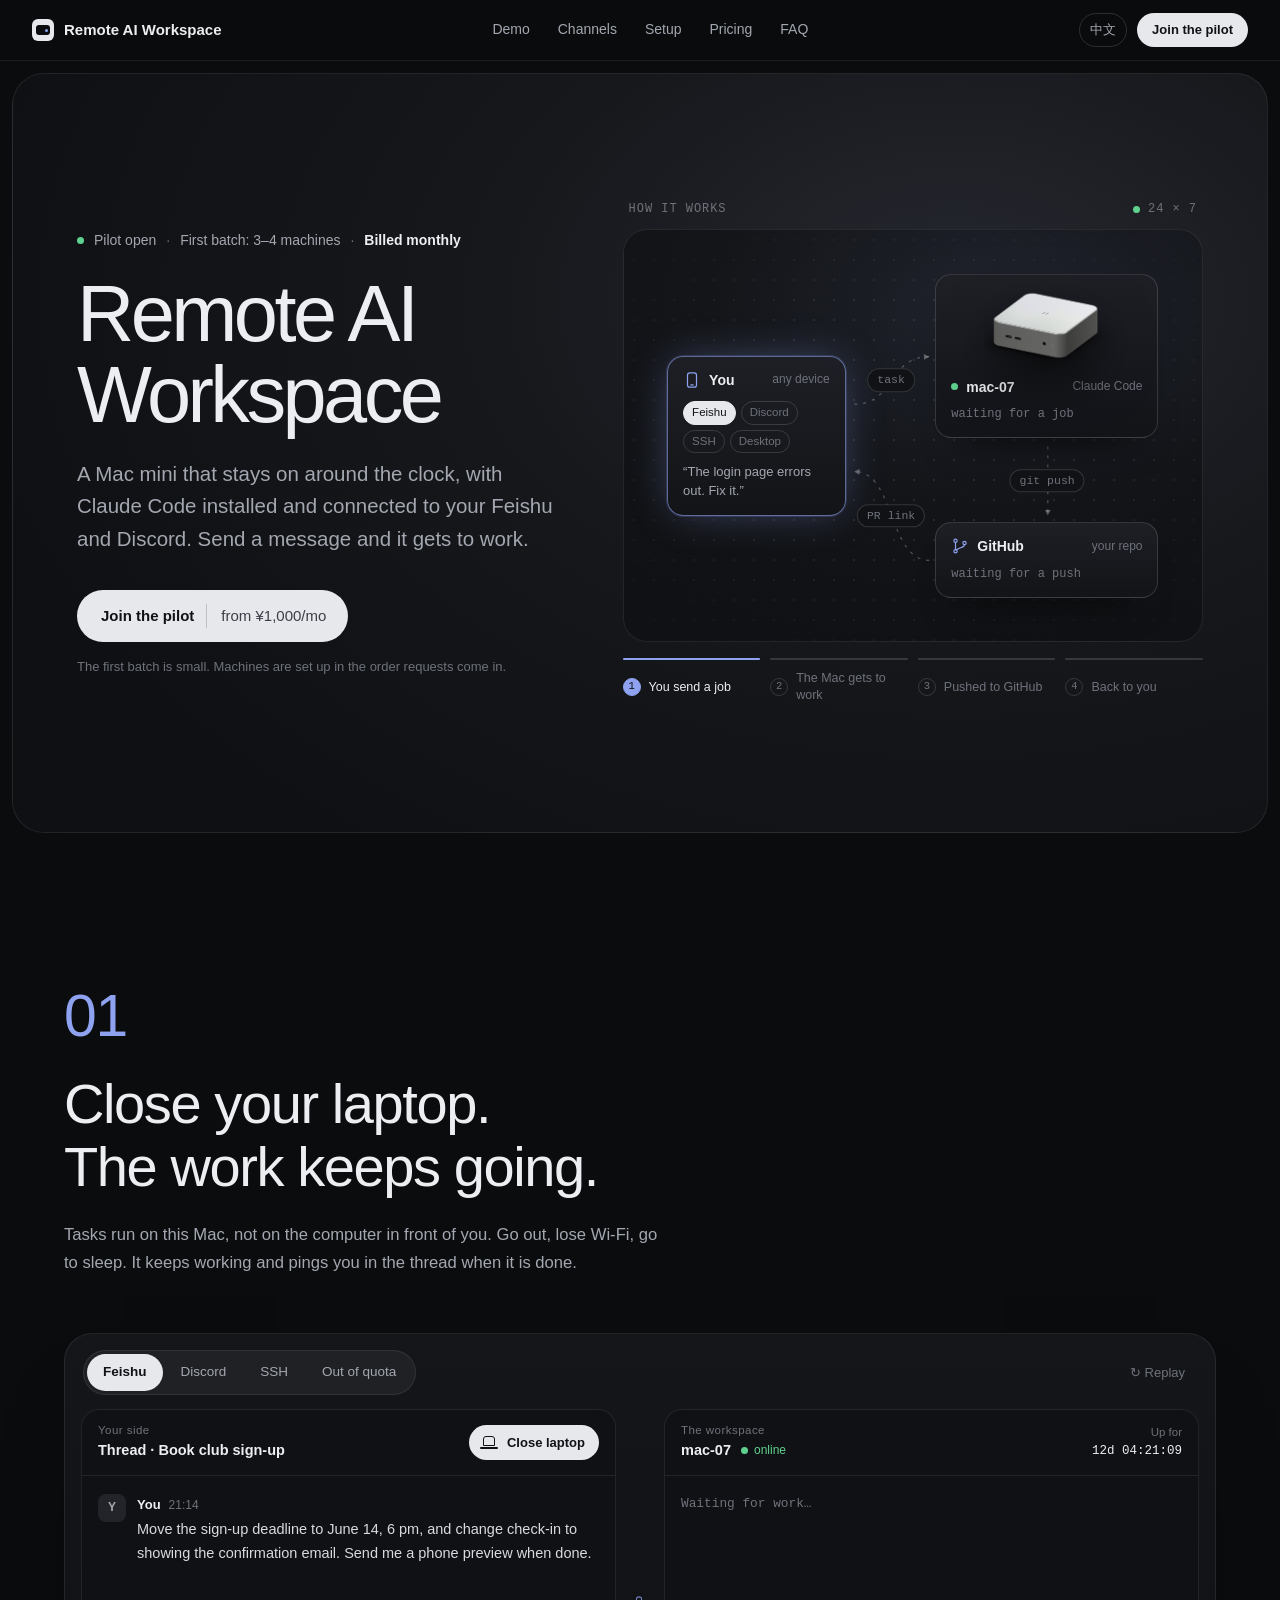
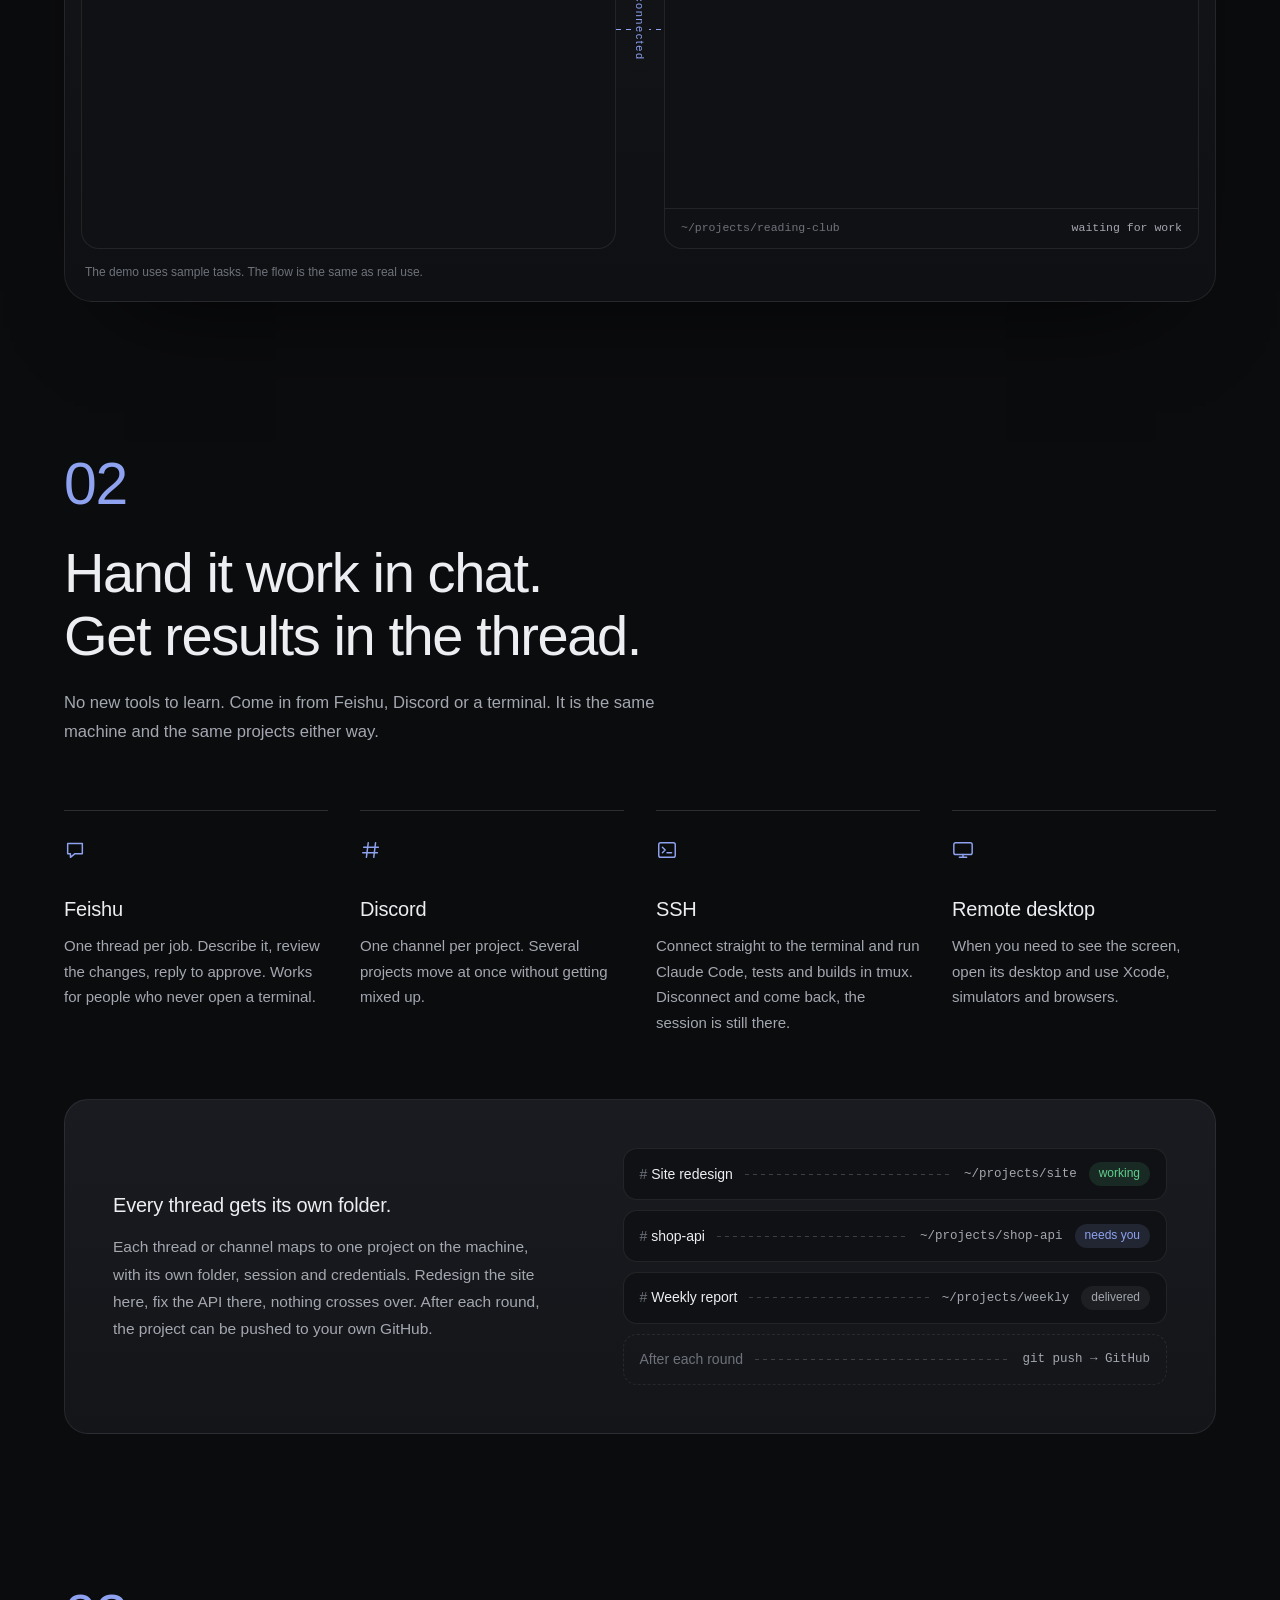
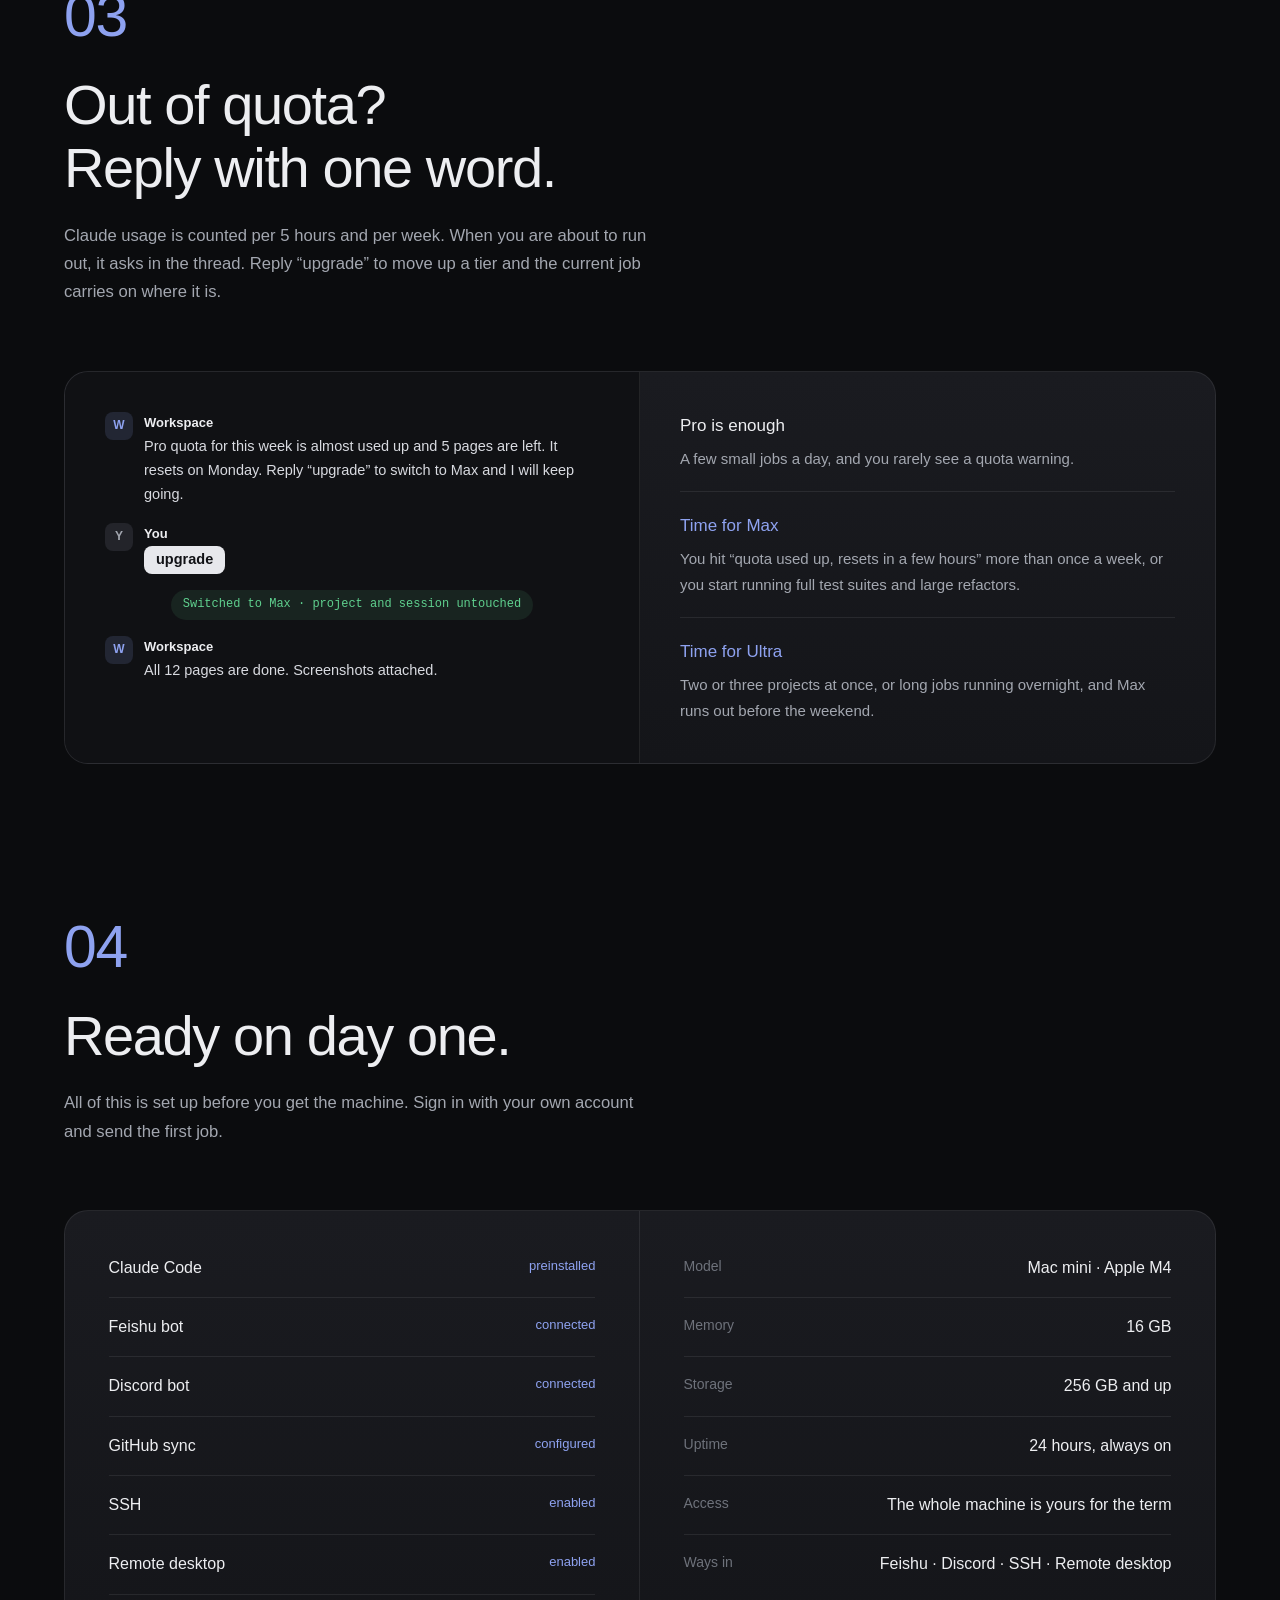
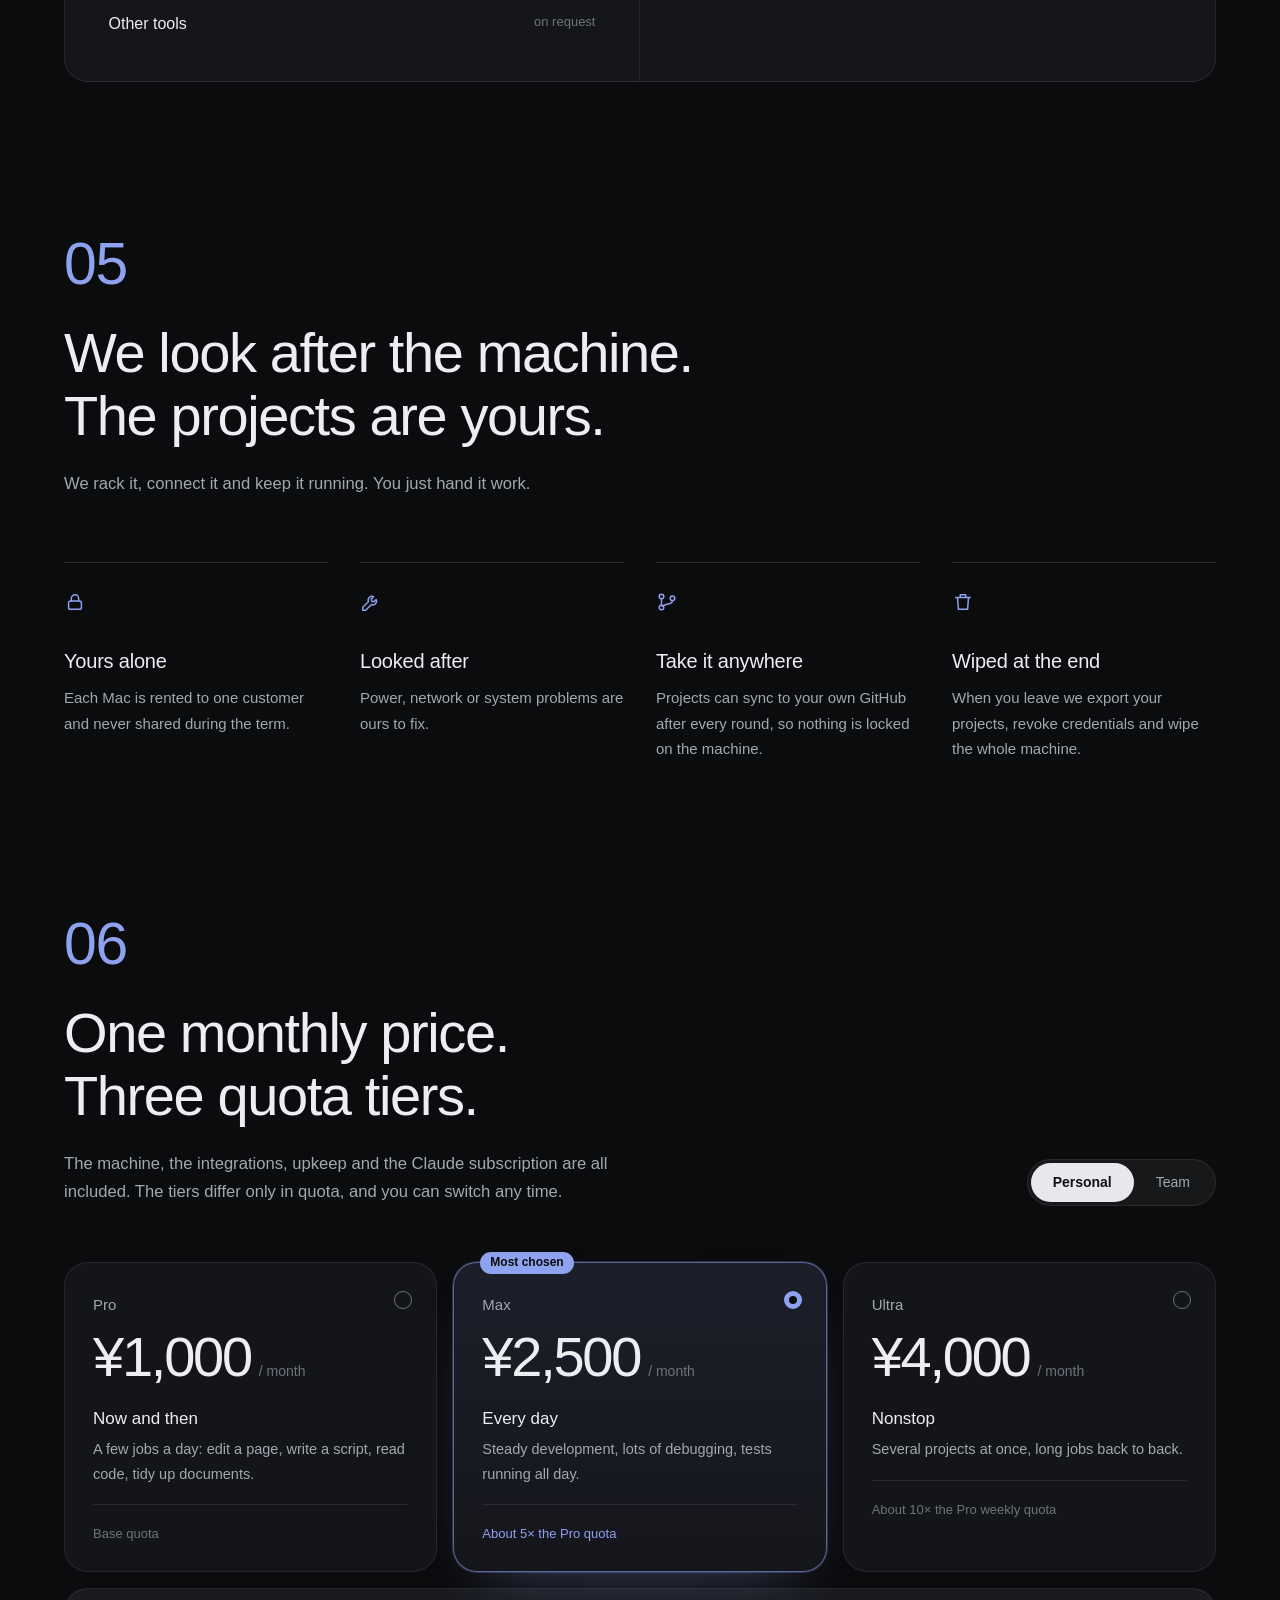
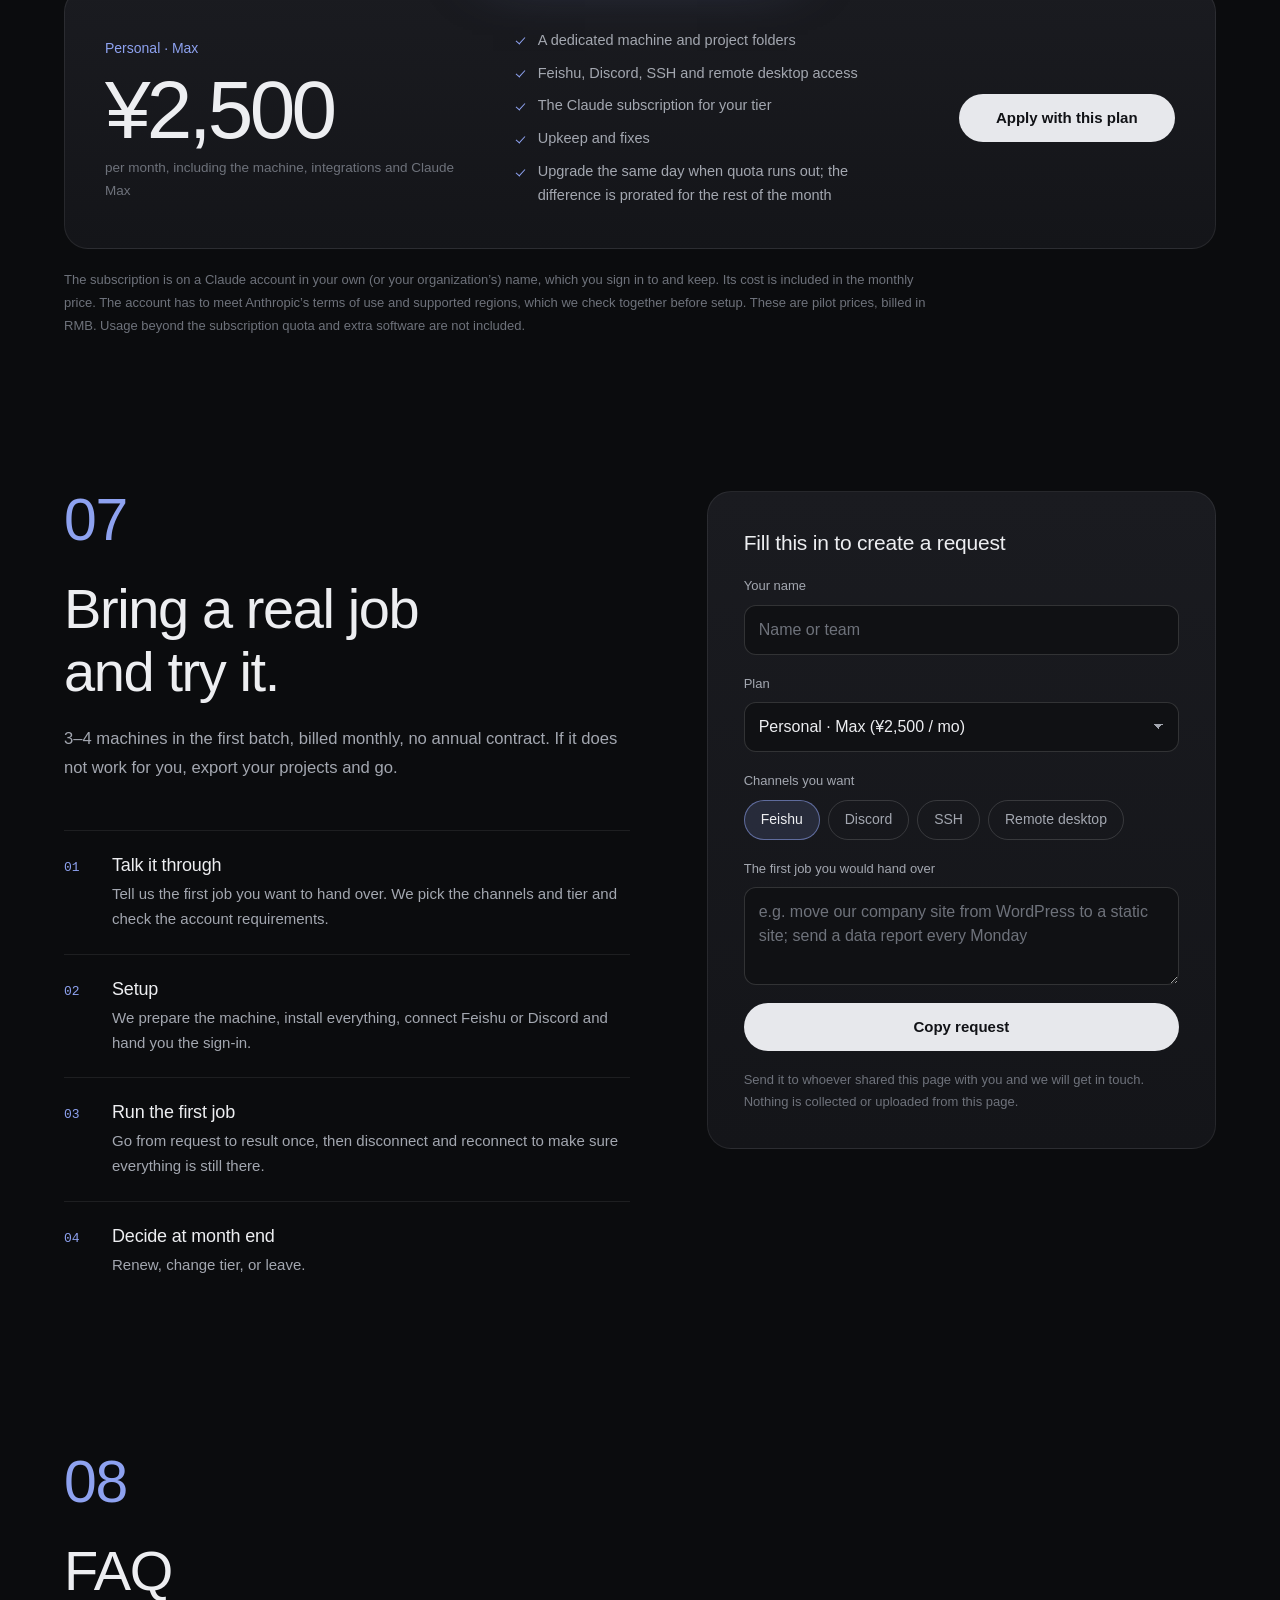
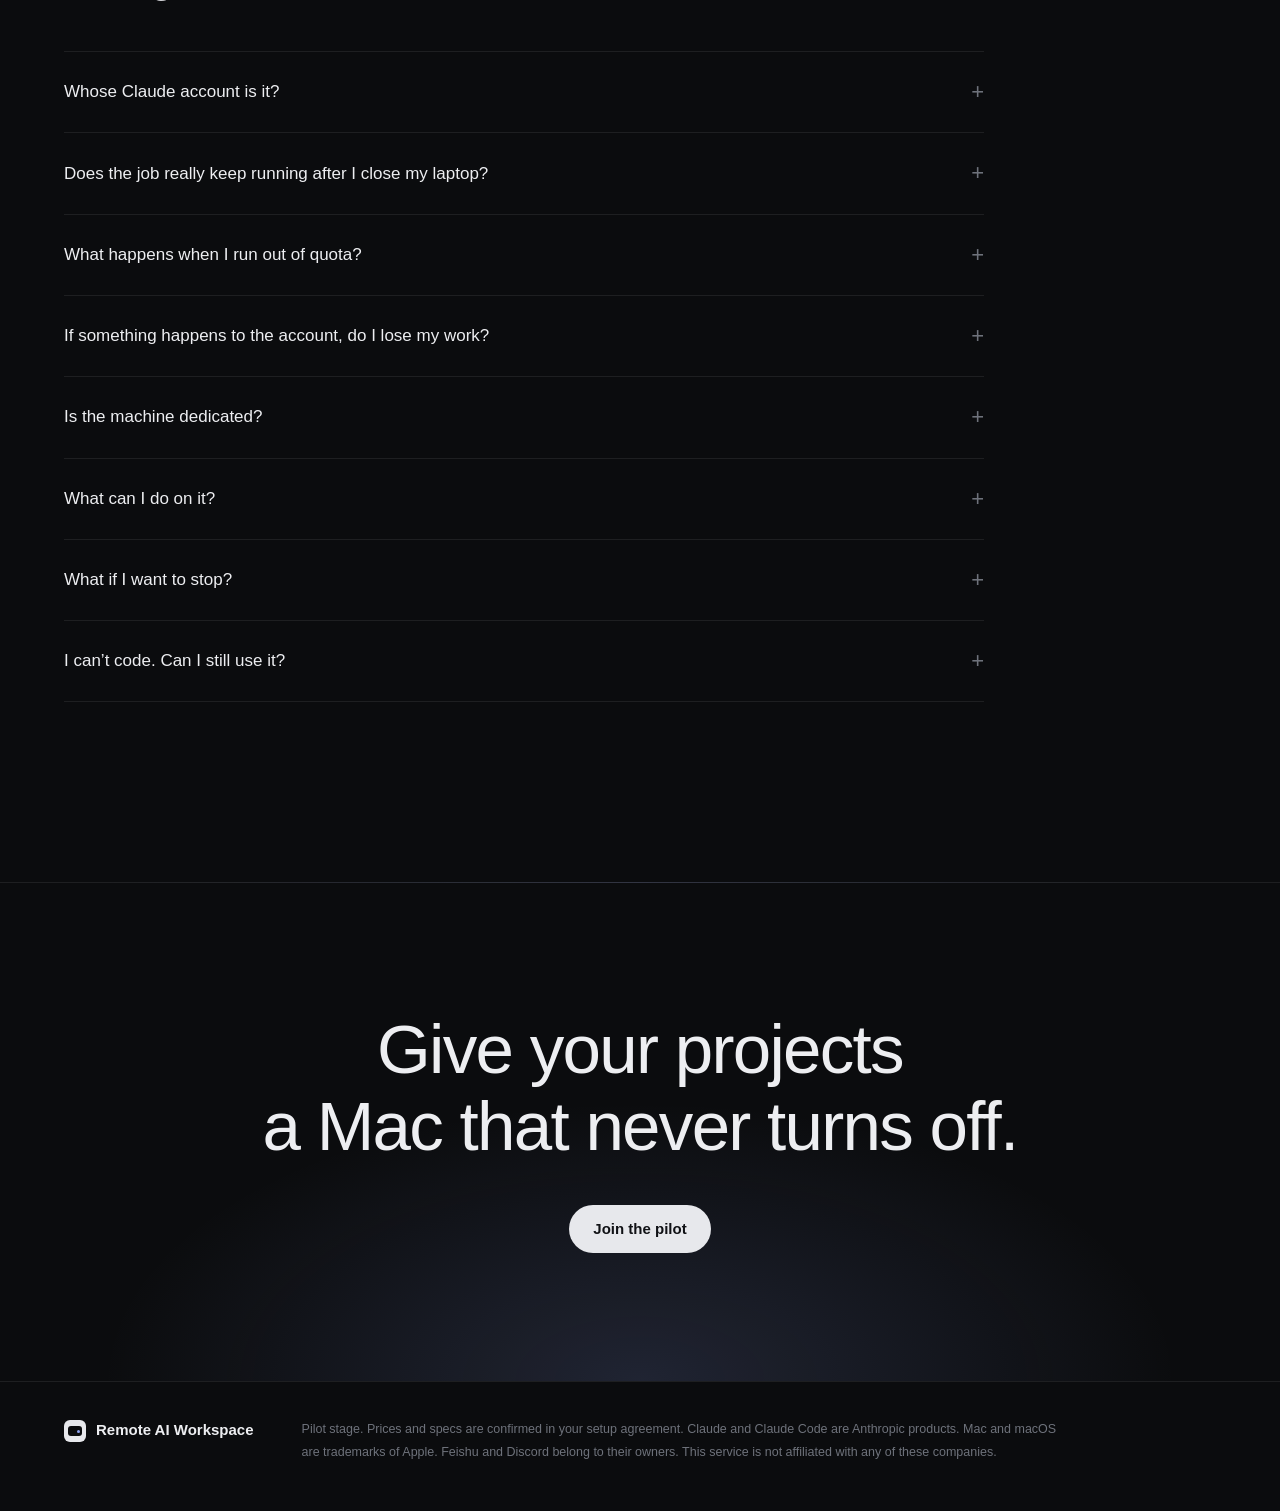
<file: index.html>
<!doctype html>
<html lang="zh-CN">
<head>
<meta charset="utf-8">
<meta name="viewport" content="width=device-width, initial-scale=1">
<meta name="theme-color" content="#0B0C0E">
<meta name="description" content="一台 24 小时开着的 Mac mini，装好 Claude Code，接进你的飞书和 Discord。发条消息，它就开工。按月付，试点招募中。">
<meta property="og:title" content="远程 AI 工作台">
<meta property="og:description" content="一台 24 小时开着的 Mac mini，装好 Claude Code，接进你的飞书和 Discord。发条消息，它就开工。">
<meta property="og:type" content="website">
<title>远程 AI 工作台</title>
<link rel="icon" href="data:image/svg+xml,%3Csvg xmlns='http://www.w3.org/2000/svg' viewBox='0 0 32 32'%3E%3Crect width='32' height='32' rx='8' fill='%23EDEEF1'/%3E%3Crect x='8' y='11' width='16' height='10' rx='3' fill='%230B0C0E'/%3E%3Ccircle cx='21' cy='16' r='1.6' fill='%238EA2F0'/%3E%3C/svg%3E">
<script>
  (function () {
    var q = /[?&]lang=(zh|en)/.exec(location.search), saved = null;
    try { saved = localStorage.getItem('lang'); } catch (e) {}
    var nav = (navigator.languages && navigator.languages[0]) || navigator.language || 'zh';
    var lang = q ? q[1] : saved || (/^zh/i.test(nav) ? 'zh' : 'en');
    window.__lang = lang;
    if (lang === 'en') {
      document.documentElement.lang = 'en';
      document.documentElement.classList.add('i18n-pending');
      setTimeout(function () { document.documentElement.classList.remove('i18n-pending'); }, 2000);
    }
  })();
</script>
<link rel="stylesheet" href="style.css?v=4">
<script defer src="i18n.js?v=4"></script>
<script defer src="app.js?v=4"></script>
<script defer src="flow.js?v=4"></script>
</head>
<body>
<a class="skip" href="#demo" data-i18n="skip">跳到演示</a>

<header class="top">
  <div class="top-in">
    <a class="brand" href="#top"><span class="brand-mark" aria-hidden="true"><i></i></span><span data-i18n="brand">远程 AI 工作台</span></a>
    <nav class="top-nav" data-i18n-attr="aria-label:navLabel" aria-label="页面导航">
      <a href="#demo" data-i18n="nav1">演示</a>
      <a href="#entry" data-i18n="nav2">入口</a>
      <a href="#kit" data-i18n="nav3">配置</a>
      <a href="#pricing" data-i18n="nav4">月费</a>
      <a href="#faq" data-i18n="nav5">问答</a>
    </nav>
    <div class="top-act">
      <button class="lang" type="button" id="lang-btn" data-i18n="langBtn" data-i18n-attr="aria-label:langLabel" aria-label="Switch to English">EN</button>
      <a class="pill pill-light pill-sm" href="#pilot" data-i18n="ctaTop">申请试点</a>
    </div>
  </div>
</header>

<main id="top">

<section class="hero">
  <div class="hero-in">
    <div class="hero-copy">
      <p class="meta"><span class="dot" aria-hidden="true"></span><span data-i18n="heroMeta1">试点招募中</span><i>·</i><span data-i18n="heroMeta2">首批 3–4 台</span><i>·</i><b data-i18n="heroMeta3">按月付</b></p>
      <h1 data-i18n="heroTitle">远程 AI 工作台</h1>
      <p class="hero-sub" data-i18n="heroSub">一台 24 小时开着的 Mac mini，装好了 Claude Code，接进你的飞书和 Discord。你发条消息，它就开工。</p>
      <a class="pill pill-light pill-split" href="#pilot"><span data-i18n="heroCta">申请试点</span><span class="pill-price" data-i18n="heroPrice">¥1,000/月起</span></a>
      <p class="hero-note" data-i18n="heroNote">首批名额有限，按申请先后开通。</p>
    </div>
    <figure class="hero-visual flow-wrap">
      <figcaption class="flow-cap"><span data-i18n="flowCap">工作原理</span><span class="flow-cap-r"><span class="dot" aria-hidden="true"></span>24 × 7</span></figcaption>
      <div class="flow" id="flow" role="img" data-i18n-attr="aria-label:flowLabel" aria-label="工作原理：你从飞书、Discord、SSH 或远程桌面派活，专属 Mac 上的 Claude Code 开工，结果推到你的 GitHub 仓库，再把链接发回给你。">
        <svg class="flow-svg" id="flow-svg" aria-hidden="true"></svg>
        <div class="fnode fn-you" data-node="you" aria-hidden="true">
          <div class="fn-head">
            <svg class="fn-ic" viewBox="0 0 24 24"><rect x="6" y="2.5" width="12" height="19" rx="3"/><path d="M10.5 18.5h3"/></svg>
            <b data-i18n="fnYou">你</b><small data-i18n="fnYouSub">手机或电脑</small>
          </div>
          <div class="fn-chips"><span data-entry="feishu" class="on" data-i18n="feishu">飞书</span><span data-entry="discord">Discord</span><span data-entry="ssh">SSH</span><span data-entry="desktop" data-i18n="fnDesk">远程桌面</span></div>
          <p class="fn-line" id="fn-you">「登录页报错，修一下」</p>
        </div>
        <div class="fnode fn-mac" data-node="mac" aria-hidden="true">
          <img class="fn-device" src="device.webp" width="1040" height="735" alt="">
          <div class="fn-body">
            <div class="fn-head"><span class="dot"></span><b>mac-07</b><small>Claude Code</small></div>
            <p class="fn-line mono" id="fn-mac">测试 24/24 通过 ✓</p>
          </div>
        </div>
        <div class="fnode fn-git" data-node="git" aria-hidden="true">
          <div class="fn-head">
            <svg class="fn-ic" viewBox="0 0 24 24"><circle cx="6" cy="5" r="2.2"/><circle cx="6" cy="19" r="2.2"/><circle cx="18" cy="8" r="2.2"/><path d="M6 7.2v9.6M18 10.2c0 4-6 3.5-11 7"/></svg>
            <b>GitHub</b><small data-i18n="fnGitSub">你的仓库</small>
          </div>
          <p class="fn-line mono" id="fn-git">PR #42 已开</p>
        </div>
        <span class="flow-tag" data-edge="0" aria-hidden="true" data-i18n="ftSend">派活</span>
        <span class="flow-tag" data-edge="1" aria-hidden="true">git push</span>
        <span class="flow-tag" data-edge="2" aria-hidden="true" data-i18n="ftBack">PR 链接</span>
      </div>
      <ol class="flow-steps" aria-hidden="true">
        <li data-step="0"><i>1</i><span data-i18n="fs1">你派活</span></li>
        <li data-step="1"><i>2</i><span data-i18n="fs2">Mac 上开工</span></li>
        <li data-step="2"><i>3</i><span data-i18n="fs3">推到 GitHub</span></li>
        <li data-step="3"><i>4</i><span data-i18n="fs4">回到你手上</span></li>
      </ol>
    </figure>
  </div>
</section>

<!-- 01 演示 -->
<section class="sec" id="demo">
  <div class="sec-in">
    <p class="num">01</p>
    <h2 data-i18n="s1Title">合上电脑，<br>活接着干。</h2>
    <p class="sec-sub" data-i18n="s1Sub">任务跑在这台 Mac 上，不在你手边的电脑上。你出门、断网、睡觉，它都在继续，做完在话题里叫你。</p>

    <div class="stage" data-i18n-attr="aria-label:stageLabel" aria-label="工作台演示">
      <div class="stage-bar">
        <div class="tabs" role="tablist" data-i18n-attr="aria-label:tabsLabel" aria-label="选择场景">
          <button role="tab" type="button" data-scene="feishu" aria-selected="true" data-i18n="feishu">飞书</button>
          <button role="tab" type="button" data-scene="discord" aria-selected="false">Discord</button>
          <button role="tab" type="button" data-scene="ssh" aria-selected="false">SSH</button>
          <button role="tab" type="button" data-scene="upgrade" aria-selected="false" data-i18n="tabUpgrade">额度用满</button>
        </div>
        <button class="replay" type="button" id="replay"><span aria-hidden="true">↻</span> <span data-i18n="replay">重播</span></button>
      </div>
      <div class="stage-body">
        <div class="pane pane-you" id="pane-you">
          <div class="pane-head">
            <div class="pane-title"><small data-i18n="yourSide">你这边</small><b id="you-title"></b></div>
            <button class="lid" type="button" id="lid" aria-pressed="false"><span class="lid-icon" aria-hidden="true"><i></i></span><span id="lid-label"></span></button>
          </div>
          <div class="feed" id="feed" aria-live="polite"></div>
          <div class="closed" id="closed" aria-hidden="true">
            <div class="closed-laptop" aria-hidden="true"><i></i></div>
            <p class="closed-text" id="closed-text"></p>
            <div class="notify" id="notify" role="status"></div>
          </div>
        </div>
        <div class="wire" id="wire" aria-hidden="true"><span id="wire-text"></span></div>
        <div class="pane pane-box">
          <div class="pane-head">
            <div class="pane-title"><small data-i18n="boxSide">工作台那边</small><b>mac-07 <span class="online"><span class="dot"></span><span data-i18n="online">在线</span></span></b></div>
            <div class="uptime"><span data-i18n="uptime">已连续在线</span><b id="uptime"></b></div>
          </div>
          <div class="log" id="log" aria-live="polite"></div>
          <div class="pane-foot"><span id="cwd"></span><span id="box-state"></span></div>
        </div>
      </div>
      <p class="stage-note" data-i18n="stageNote">演示用的是示例任务，流程和实际使用一致。</p>
    </div>
  </div>
</section>

<!-- 02 入口 -->
<section class="sec" id="entry">
  <div class="sec-in">
    <p class="num">02</p>
    <h2 data-i18n="s2Title">在聊天里派活，<br>在话题里收货。</h2>
    <p class="sec-sub" data-i18n="s2Sub">不用学新工具。从飞书、Discord 进来，或者直接连终端，用的都是同一台机器、同一份项目。</p>

    <div class="cols cols-4">
      <div class="col">
        <svg class="ic" viewBox="0 0 24 24" aria-hidden="true"><path d="M20 5H4v11h3v4l5-4h8z"/></svg>
        <h3 data-i18n="feishu">飞书</h3>
        <p data-i18n="e1">一个话题跟一件事。说需求、看改动、回一句确认，不碰终端的人也能用。</p>
      </div>
      <div class="col">
        <svg class="ic" viewBox="0 0 24 24" aria-hidden="true"><path d="M9 4 7 20M17 4l-2 16M4 9h16M3 15h16"/></svg>
        <h3>Discord</h3>
        <p data-i18n="e2">一个频道对应一个项目，几条线同时推进，互不串台。</p>
      </div>
      <div class="col">
        <svg class="ic" viewBox="0 0 24 24" aria-hidden="true"><rect x="3" y="4" width="18" height="16" rx="2"/><path d="m7 9 3 3-3 3m5 0h5"/></svg>
        <h3>SSH</h3>
        <p data-i18n="e3">终端直连，开 tmux 跑 Claude Code、测试和构建。断开再连，会话还在。</p>
      </div>
      <div class="col">
        <svg class="ic" viewBox="0 0 24 24" aria-hidden="true"><rect x="2" y="4" width="20" height="13" rx="2"/><path d="M12 17v3m-4 0h8"/></svg>
        <h3 data-i18n="e4t">远程桌面</h3>
        <p data-i18n="e4">要看画面时打开它的桌面，用 Xcode、模拟器和浏览器。</p>
      </div>
    </div>

    <div class="panel map">
      <div class="map-copy">
        <h3 data-i18n="mapTitle">每个话题，一个独立目录。</h3>
        <p data-i18n="mapText">话题或频道和机器上的项目一一对应，各有自己的目录、会话和凭据。这边改官网，那边修接口，不会串。每轮做完，项目可以自动推到你自己的 GitHub。</p>
      </div>
      <div class="map-fig">
        <div class="map-row"><span class="chip" data-i18n="map1">官网改版</span><i></i><code>~/projects/site</code><em class="busy" data-i18n="mapBusy">进行中</em></div>
        <div class="map-row"><span class="chip">shop-api</span><i></i><code>~/projects/shop-api</code><em class="wait" data-i18n="mapWait">等你确认</em></div>
        <div class="map-row"><span class="chip" data-i18n="map3">数据周报</span><i></i><code>~/projects/weekly</code><em data-i18n="mapDone">已交付</em></div>
        <div class="map-row map-git"><span data-i18n="mapGit">每轮结束</span><i></i><code>git push → GitHub</code></div>
      </div>
    </div>
  </div>
</section>

<!-- 03 升档 -->
<section class="sec" id="quota">
  <div class="sec-in">
    <p class="num">03</p>
    <h2 data-i18n="s3Title">额度不够，<br>回一个字就行。</h2>
    <p class="sec-sub" data-i18n="s3Sub">Claude 的用量按 5 小时和每周计算。快用完时它会在话题里问你，回「升」就换到更高一档，手上的活原地接着跑。</p>

    <div class="panel quota">
      <div class="chat-mock" aria-hidden="true">
        <div class="cm-msg"><span class="cm-av" data-i18n="cmBotAv">台</span><div><b data-i18n="cmBot">工作台</b><p data-i18n="cmAsk">Pro 本周额度快用完了，还剩 5 页没改，等恢复要到周一。回「升」换到 Max，我接着改。</p></div></div>
        <div class="cm-msg cm-me"><span class="cm-av" data-i18n="cmYouAv">你</span><div><b data-i18n="cmYou">你</b><p data-i18n="cmUp">升</p></div></div>
        <div class="cm-sys" data-i18n="cmSys">已换到 Max · 项目和会话没动</div>
        <div class="cm-msg"><span class="cm-av" data-i18n="cmBotAv">台</span><div><b data-i18n="cmBot">工作台</b><p data-i18n="cmDone">12 页都改完了，截图在这。</p></div></div>
      </div>
      <ol class="signals">
        <li><span data-i18n="sig1t">Pro 够用</span><p data-i18n="sig1">一天派几件小事，很少看到额度提醒。</p></li>
        <li><span data-i18n="sig2t">该升 Max</span><p data-i18n="sig2">一周不止一次碰到「额度用完，几小时后恢复」，或者开始让它跑全量测试、做大改动。</p></li>
        <li><span data-i18n="sig3t">该升 Ultra</span><p data-i18n="sig3">两三个项目同时派活，或者夜里也在跑长任务，Max 的周额度撑不到周末。</p></li>
      </ol>
    </div>
  </div>
</section>

<!-- 04 配置 -->
<section class="sec" id="kit">
  <div class="sec-in">
    <p class="num">04</p>
    <h2 data-i18n="s4Title">到手就能开工。</h2>
    <p class="sec-sub" data-i18n="s4Sub">开通时这些都已经配好，你登录自己的账号，就能派第一件活。</p>

    <div class="panel kit">
      <ul class="ready">
        <li><span>Claude Code</span><em data-i18n="rdPre">预装</em></li>
        <li><span data-i18n="rdFeishu">飞书机器人</span><em data-i18n="rdOn">已接入</em></li>
        <li><span data-i18n="rdDiscord">Discord 机器人</span><em data-i18n="rdOn">已接入</em></li>
        <li><span data-i18n="rdGit">GitHub 同步</span><em data-i18n="rdSet">已配置</em></li>
        <li><span>SSH</span><em data-i18n="rdOpen">已开通</em></li>
        <li><span data-i18n="e4t">远程桌面</span><em data-i18n="rdOpen">已开通</em></li>
        <li><span data-i18n="rdOther">其他工具</span><em class="dim" data-i18n="rdAsk">按需安装</em></li>
      </ul>
      <dl class="specs">
        <div><dt data-i18n="spModel">机型</dt><dd>Mac mini · Apple M4</dd></div>
        <div><dt data-i18n="spMem">内存</dt><dd>16 GB</dd></div>
        <div><dt data-i18n="spDisk">存储</dt><dd data-i18n="spDiskV">256 GB 起</dd></div>
        <div><dt data-i18n="spOn">在线</dt><dd data-i18n="spOnV">24 小时，不关机</dd></div>
        <div><dt data-i18n="spOwn">归属</dt><dd data-i18n="spOwnV">租期内整台独享</dd></div>
        <div><dt data-i18n="spIn">入口</dt><dd data-i18n="spInV">飞书 · Discord · SSH · 远程桌面</dd></div>
      </dl>
    </div>
  </div>
</section>

<!-- 05 托管 -->
<section class="sec" id="care">
  <div class="sec-in">
    <p class="num">05</p>
    <h2 data-i18n="s5Title">机器我们管，<br>项目归你。</h2>
    <p class="sec-sub" data-i18n="s5Sub">我们负责主机的上架、联网和日常运维，你只管派活。</p>
    <div class="cols cols-4">
      <div class="col">
        <svg class="ic" viewBox="0 0 24 24" aria-hidden="true"><rect x="5" y="11" width="14" height="9" rx="2"/><path d="M8 11V8a4 4 0 0 1 8 0v3"/></svg>
        <h3 data-i18n="c1t">整台独享</h3>
        <p data-i18n="c1">一台 Mac 只租给一位客户，租期内不和别人共用。</p>
      </div>
      <div class="col">
        <svg class="ic" viewBox="0 0 24 24" aria-hidden="true"><path d="M14.7 6.3a4 4 0 0 0-5.4 5.2L3 17.8V21h3.2l6.3-6.3a4 4 0 0 0 5.2-5.4l-2.5 2.5-2.3-.6-.6-2.3z"/></svg>
        <h3 data-i18n="c2t">有人运维</h3>
        <p data-i18n="c2">电源、网络和系统环境出了问题，由我们处理。</p>
      </div>
      <div class="col">
        <svg class="ic" viewBox="0 0 24 24" aria-hidden="true"><circle cx="6" cy="6" r="2.5"/><circle cx="6" cy="18" r="2.5"/><circle cx="18" cy="8" r="2.5"/><path d="M6 8.5v7M18 10.5c0 4-6 3-11 6"/></svg>
        <h3 data-i18n="c3t">随时带走</h3>
        <p data-i18n="c3">项目可以每轮同步到你自己的 GitHub，不锁在机器上。</p>
      </div>
      <div class="col">
        <svg class="ic" viewBox="0 0 24 24" aria-hidden="true"><path d="M4 7h16M9 7V4h6v3M6 7l1 13h10l1-13"/></svg>
        <h3 data-i18n="c4t">退租抹除</h3>
        <p data-i18n="c4">不续租时帮你导出项目、撤销凭据，再把整台机器抹干净。</p>
      </div>
    </div>
  </div>
</section>

<!-- 06 月费 -->
<section class="sec" id="pricing">
  <div class="sec-in">
    <p class="num">06</p>
    <div class="sec-head-row">
      <div>
        <h2 data-i18n="s6Title">一个月费，<br>三档额度。</h2>
        <p class="sec-sub" data-i18n="s6Sub">主机、接入、运维和 Claude 订阅都包含在月费里。三档只差在额度，随时可以换。</p>
      </div>
      <div class="switch" role="tablist" data-i18n-attr="aria-label:planLabel" aria-label="方案类型">
        <button role="tab" type="button" data-plan="personal" aria-selected="true" data-i18n="planPersonal">个人</button>
        <button role="tab" type="button" data-plan="team" aria-selected="false" data-i18n="planTeam">团队</button>
      </div>
    </div>

    <div class="plans" id="plans-personal">
      <label class="plan">
        <input type="radio" name="tier" value="pro">
        <span class="plan-name">Pro</span>
        <span class="plan-price"><b>¥1,000</b><small data-i18n="perMonth">/ 月</small></span>
        <span class="plan-fit" data-i18n="proFit">零散用</span>
        <span class="plan-desc" data-i18n="proDesc">每天派几件事：改页面、写脚本、读代码、整理资料。</span>
        <span class="plan-unit" data-i18n="proUnit">基准额度</span>
      </label>
      <label class="plan">
        <input type="radio" name="tier" value="max" checked>
        <span class="plan-flag" data-i18n="maxFlag">常选</span>
        <span class="plan-name">Max</span>
        <span class="plan-price"><b>¥2,500</b><small data-i18n="perMonth">/ 月</small></span>
        <span class="plan-fit" data-i18n="maxFit">每天都在用</span>
        <span class="plan-desc" data-i18n="maxDesc">持续开发、反复调试、整天跑测试。</span>
        <span class="plan-unit" data-i18n="maxUnit">额度约为 Pro 的 5 倍</span>
      </label>
      <label class="plan">
        <input type="radio" name="tier" value="ultra">
        <span class="plan-name">Ultra</span>
        <span class="plan-price"><b>¥4,000</b><small data-i18n="perMonth">/ 月</small></span>
        <span class="plan-fit" data-i18n="ultraFit">连轴转</span>
        <span class="plan-desc" data-i18n="ultraDesc">几个项目同时跑，长任务一个接一个。</span>
        <span class="plan-unit" data-i18n="ultraUnit">周额度约为 Pro 的 10 倍</span>
      </label>
    </div>

    <div class="plans plans-team" id="plans-team" hidden>
      <div class="seat">
        <div><span class="plan-name">Standard</span><span class="plan-price"><b>¥1,000</b><small data-i18n="perSeat">/ 人 / 月</small></span><span class="plan-desc" data-i18n="stdDesc">日常使用 Claude Code 的成员。</span></div>
        <div class="stepper"><button type="button" data-step="-1" data-for="standard" data-i18n-attr="aria-label:stdMinus" aria-label="减少一个 Standard 席位">−</button><input id="seat-standard" type="number" inputmode="numeric" min="0" max="150" value="2" data-i18n-attr="aria-label:stdCount" aria-label="Standard 席位数"><button type="button" data-step="1" data-for="standard" data-i18n-attr="aria-label:stdPlus" aria-label="增加一个 Standard 席位">+</button></div>
      </div>
      <div class="seat">
        <div><span class="plan-name">Premium</span><span class="plan-price"><b>¥2,500</b><small data-i18n="perSeat">/ 人 / 月</small></span><span class="plan-desc" data-i18n="preDesc">用得多、需要更高额度的成员。</span></div>
        <div class="stepper"><button type="button" data-step="-1" data-for="premium" data-i18n-attr="aria-label:preMinus" aria-label="减少一个 Premium 席位">−</button><input id="seat-premium" type="number" inputmode="numeric" min="0" max="150" value="1" data-i18n-attr="aria-label:preCount" aria-label="Premium 席位数"><button type="button" data-step="1" data-for="premium" data-i18n-attr="aria-label:prePlus" aria-label="增加一个 Premium 席位">+</button></div>
      </div>
      <p class="seat-note" data-i18n="seatNote">同一组织 2–150 人，两种席位可以混搭。机器只归你们一家，成员各用各的登录和目录。</p>
    </div>

    <div class="panel bill">
      <div class="bill-sum">
        <span id="bill-label"></span>
        <strong id="bill-total"></strong>
        <small id="bill-unit"></small>
        <p class="bill-error" id="bill-error" role="status"></p>
      </div>
      <ul class="bill-in">
        <li data-i18n="inc1">独享主机和项目目录</li>
        <li data-i18n="inc2">飞书、Discord、SSH、远程桌面接入</li>
        <li data-i18n="inc3">所选档位的 Claude 订阅</li>
        <li data-i18n="inc4">运维和故障处理</li>
        <li id="when-personal" data-i18n="inc5">额度用满可当天升档，差价按当月剩余天数折算</li>
      </ul>
      <a class="pill pill-light pill-block" href="#pilot" data-i18n="billCta">用这个方案申请</a>
    </div>
    <p class="fine" data-i18n="fine">订阅开在你本人（或你们组织）名下的 Claude 账号里，由你登录和保管，费用已包含在月费中。账号需要符合 Anthropic 的使用条款和支持地区，开通前一起确认。以上是试点价格，超出订阅额度的用量和另购的软件不包含在内。</p>
  </div>
</section>

<!-- 07 试点 -->
<section class="sec" id="pilot">
  <div class="sec-in pilot">
    <div>
      <p class="num">07</p>
      <h2 data-i18n="s7Title">带一件真实的活<br>来试。</h2>
      <p class="sec-sub" data-i18n="s7Sub">首批 3–4 台，按月付，不用包年。用下来不合适，导出项目就走。</p>
      <ol class="steps">
        <li><span>01</span><div><h3 data-i18n="st1t">聊一次</h3><p data-i18n="st1">说说你想交给它的第一件事，定入口和档位，确认账号条件。</p></div></li>
        <li><span>02</span><div><h3 data-i18n="st2t">开通</h3><p data-i18n="st2">我们备好机器、装好环境、接上飞书或 Discord，交给你登录。</p></div></li>
        <li><span>03</span><div><h3 data-i18n="st3t">跑通第一件事</h3><p data-i18n="st3">从派活到拿回结果走一遍，再断开重连，确认项目都在。</p></div></li>
        <li><span>04</span><div><h3 data-i18n="st4t">月底你来定</h3><p data-i18n="st4">续租、换档，或者退租。</p></div></li>
      </ol>
    </div>

    <form class="panel apply" id="apply" novalidate>
      <h3 data-i18n="fTitle">填一下，生成申请</h3>
      <label class="field"><span data-i18n="fName">怎么称呼</span><input type="text" name="name" autocomplete="nickname" data-i18n-attr="placeholder:fNamePh" placeholder="名字或团队名" maxlength="40"></label>
      <label class="field"><span data-i18n="fPlan">方案</span><select name="plan" id="apply-plan"></select></label>
      <fieldset class="field"><legend data-i18n="fEntry">想用的入口</legend>
        <div class="checks">
          <label><input type="checkbox" name="entry" value="feishu" checked><span data-i18n="feishu">飞书</span></label>
          <label><input type="checkbox" name="entry" value="discord"><span>Discord</span></label>
          <label><input type="checkbox" name="entry" value="ssh"><span>SSH</span></label>
          <label><input type="checkbox" name="entry" value="desktop"><span data-i18n="e4t">远程桌面</span></label>
        </div>
      </fieldset>
      <label class="field"><span data-i18n="fTask">想交给它的第一件事</span><textarea name="task" rows="3" data-i18n-attr="placeholder:fTaskPh" placeholder="比如：把公司官网从 WordPress 迁到静态站；每周一自动出一份数据周报" maxlength="400"></textarea></label>
      <button class="pill pill-light pill-block" type="submit" data-i18n="fSubmit">复制申请内容</button>
      <p class="apply-hint" id="apply-hint" role="status" data-i18n="fHint">复制后发给把这个页面转给你的人，我们会联系你。本页不收集、不上传任何信息。</p>
      <pre class="apply-out" id="apply-out" hidden tabindex="0"></pre>
    </form>
  </div>
</section>

<!-- 08 问答 -->
<section class="sec" id="faq">
  <div class="sec-in">
    <p class="num">08</p>
    <h2 data-i18n="s8Title">常见问题</h2>
    <div class="faq">
      <details><summary data-i18n="q1">Claude 账号是谁的？</summary><p data-i18n="a1">你的。订阅开在你本人名下，你自己登录、保管密码。账号需要符合 Anthropic 的使用条款和支持地区，开通前我们会一起确认。</p></details>
      <details><summary data-i18n="q2">合上电脑，任务真的还在跑？</summary><p data-i18n="a2">在。任务跑在远端的 Mac 上，做完会在飞书或 Discord 的话题里通知你。用 SSH 的话，任务在 tmux 里，重新连上就能看到。需要你本人确认的操作，它会停下来等你。</p></details>
      <details><summary data-i18n="q3">额度用满了怎么办？</summary><p data-i18n="a3">它会在话题里提醒你。可以等额度恢复，也可以回一句「升」，当天换到更高一档，差价按当月剩余天数折算，手上的活原地接着跑。</p></details>
      <details><summary data-i18n="q4">账号出了问题，我的活会丢吗？</summary><p data-i18n="a4">不会。项目、上下文和飞书、Discord 接入都在机器上，也可以同步到你的 GitHub。账号处理好或者换一个接上，就从停下的地方继续。</p></details>
      <details><summary data-i18n="q5">机器是独享的吗？</summary><p data-i18n="a5">个人方案一人一台。团队方案一家一台，成员各有自己的登录和目录。我们运维时只处理机器和环境，不看你的项目。</p></details>
      <details><summary data-i18n="q6">能在上面做什么？</summary><p data-i18n="a6">软件开发、构建、测试和相关的自动化：写代码、做网站、跑脚本、处理数据、iOS 和 macOS 构建。如果主要是办公类的工作，告诉我们，可以换成 Windows 或 Ubuntu 主机。</p></details>
      <details><summary data-i18n="q7">不想续了怎么办？</summary><p data-i18n="a7">按月付，到期不续就行。我们帮你导出项目，撤销机器人和各类凭据，再把机器彻底抹除。</p></details>
      <details><summary data-i18n="q8">我不会写代码，能用吗？</summary><p data-i18n="a8">能。在飞书里像给同事发消息一样说清楚要什么，它做完把结果发回来，你看了再提修改。</p></details>
    </div>
  </div>
</section>

<section class="closing">
  <div class="sec-in">
    <h2 data-i18n="endTitle">给你的项目，<br>找一台不关机的 Mac。</h2>
    <a class="pill pill-light" href="#pilot" data-i18n="ctaTop">申请试点</a>
  </div>
</section>

</main>

<footer class="foot">
  <div class="sec-in foot-in">
    <a class="brand" href="#top"><span class="brand-mark" aria-hidden="true"><i></i></span><span data-i18n="brand">远程 AI 工作台</span></a>
    <p data-i18n="footText">试点阶段，价格和配置以开通确认单为准。Claude、Claude Code 是 Anthropic 的产品，Mac、macOS 是 Apple 的商标，飞书、Discord 归各自所有者。本服务与以上公司没有隶属关系。</p>
  </div>
</footer>
<noscript><p class="noscript">演示、月费计算和申请生成需要开启 JavaScript，其他内容可以直接阅读。</p></noscript>
</body>
</html>
</file>
<file: style.css>
/* 远程 AI 工作台：深色、大字、细字重、编号分节 */
:root {
  --bg: #0B0C0E;
  --bg-2: #101114;
  --panel: #141519;
  --panel-2: #1A1B20;
  --panel-3: #23242A;
  --line: rgba(255, 255, 255, .08);
  --line-2: rgba(255, 255, 255, .14);
  --text: #EDEEF1;
  --text-2: #A3A7B0;
  --text-3: #6E727B;
  --accent: #8EA2F0;
  --accent-dim: rgba(142, 162, 240, .14);
  --ok: #5FD08E;
  --warn: #F2B35A;
  --light: #E7E8EC;
  --sans: -apple-system, BlinkMacSystemFont, "SF Pro Text", "PingFang SC", "HarmonyOS Sans SC", "MiSans", "Noto Sans SC", "Noto Sans CJK SC", "Microsoft YaHei", system-ui, "Segoe UI", sans-serif;
  --display: -apple-system, BlinkMacSystemFont, "SF Pro Display", "PingFang SC", "HarmonyOS Sans SC", "MiSans", "Noto Sans SC", "Noto Sans CJK SC", "Microsoft YaHei", system-ui, "Segoe UI", sans-serif;
  --mono: ui-monospace, "SF Mono", "JetBrains Mono", "Cascadia Mono", Menlo, Consolas, "PingFang SC", "Noto Sans CJK SC", monospace;
  --wrap: 1216px;
  --pad: clamp(20px, 5vw, 96px);
  --r: 24px;
}

*, *::before, *::after { box-sizing: border-box; }
html[lang="en"] {
  --sans: -apple-system, BlinkMacSystemFont, "SF Pro Text", "Segoe UI", Roboto, "Helvetica Neue", "Noto Sans", Ubuntu, Arial, "PingFang SC", "Noto Sans CJK SC", "Microsoft YaHei", sans-serif;
  --display: -apple-system, BlinkMacSystemFont, "SF Pro Display", "Segoe UI", Roboto, "Helvetica Neue", "Noto Sans", Ubuntu, Arial, "PingFang SC", "Noto Sans CJK SC", "Microsoft YaHei", sans-serif;
}
html { scroll-behavior: smooth; scroll-padding-top: 72px; -webkit-text-size-adjust: 100%; background: var(--bg); }
html.i18n-pending body { visibility: hidden; }
body { margin: 0; background: var(--bg); color: var(--text); font: 16px/1.65 var(--sans); -webkit-font-smoothing: antialiased; overflow-x: hidden; }
h1, h2, h3, p, ul, ol, dl, dd, figure, fieldset, pre { margin: 0; padding: 0; }
ul, ol { list-style: none; }
fieldset { border: 0; min-width: 0; }
a { color: inherit; text-decoration: none; }
button, input, select, textarea { font: inherit; color: inherit; }
button { cursor: pointer; border: 0; background: none; padding: 0; }
img { max-width: 100%; height: auto; display: block; }
:focus-visible { outline: 2px solid var(--accent); outline-offset: 3px; border-radius: 6px; }
[hidden] { display: none !important; }
::selection { background: rgba(142, 162, 240, .35); }

.skip { position: absolute; left: 12px; top: -60px; background: var(--light); color: var(--bg); padding: 8px 14px; border-radius: 8px; z-index: 100; }
.skip:focus { top: 12px; }

.dot { display: inline-block; width: 7px; height: 7px; border-radius: 50%; background: var(--ok); box-shadow: 0 0 0 0 rgba(95, 208, 142, .5); animation: pulse 2.6s infinite; flex: none; }
@keyframes pulse { 0% { box-shadow: 0 0 0 0 rgba(95, 208, 142, .45); } 70%, 100% { box-shadow: 0 0 0 7px rgba(95, 208, 142, 0); } }

/* 按钮 */
.pill { display: inline-flex; align-items: center; justify-content: center; gap: 12px; min-height: 48px; padding: 0 24px; border-radius: 999px; font-size: 15px; font-weight: 600; white-space: nowrap; transition: background .15s, transform .15s; }
.pill:active { transform: translateY(1px); }
.pill-light { background: var(--light); color: #111216; }
.pill-light:hover { background: #fff; }
.pill-sm { min-height: 34px; padding: 0 15px; font-size: 13px; }
.pill-block { width: 100%; }
.pill-split { padding: 0 8px 0 24px; min-height: 52px; }
.pill-price { padding: 0 14px 0 14px; border-left: 1px solid rgba(17, 18, 22, .18); font-weight: 500; color: #3B3E46; }

/* 顶栏 */
.top { position: sticky; top: 0; z-index: 50; background: rgba(11, 12, 14, .78); backdrop-filter: saturate(160%) blur(16px); -webkit-backdrop-filter: saturate(160%) blur(16px); border-bottom: 1px solid var(--line); }
.top-in { max-width: calc(var(--wrap) + 48px); margin: 0 auto; height: 60px; padding: 0 24px; display: flex; align-items: center; gap: 24px; }
.brand { display: inline-flex; align-items: center; gap: 10px; font-weight: 600; font-size: 15px; white-space: nowrap; }
.brand-mark { width: 22px; height: 22px; border-radius: 6px; background: var(--light); position: relative; flex: none; }
.brand-mark::before { content: ""; position: absolute; left: 4px; right: 4px; top: 6px; height: 10px; border-radius: 3px; background: var(--bg); }
.brand-mark i { position: absolute; right: 6px; top: 10px; width: 3px; height: 3px; border-radius: 50%; background: var(--accent); z-index: 1; }
.top-nav { display: flex; gap: 28px; margin: 0 auto; font-size: 14px; color: var(--text-2); }
.top-nav a:hover { color: var(--text); }
.top-act { display: flex; align-items: center; gap: 10px; }
.lang { white-space: nowrap; min-width: 40px; height: 34px; padding: 0 10px; border-radius: 999px; font-size: 13px; color: var(--text-2); border: 1px solid var(--line-2); }
.lang:hover { color: var(--text); border-color: rgba(255, 255, 255, .3); }

/* 首屏 */
.hero { padding: 12px 12px 0; }
.hero-in {
  max-width: calc(var(--wrap) + 2 * 96px); margin: 0 auto; border-radius: 32px; overflow: hidden; position: relative;
  background: radial-gradient(80% 90% at 75% 30%, #262830 0%, #17181C 45%, #0F1013 100%);
  border: 1px solid var(--line);
  display: grid; grid-template-columns: minmax(0, .92fr) minmax(0, 1.08fr); gap: clamp(32px, 4vw, 64px); align-items: center;
  padding: clamp(48px, 8vw, 112px) var(--pad);
  min-height: min(760px, calc(100vh - 84px));
}
.meta { display: flex; flex-wrap: wrap; align-items: center; gap: 8px 10px; font-size: 14px; color: var(--text-2); }
.meta i { font-style: normal; color: var(--text-3); }
.meta b { color: var(--text); font-weight: 600; }
h1 { font-family: var(--display); font-weight: 500; font-size: clamp(48px, 7.4vw, 104px); line-height: 1.02; letter-spacing: -.045em; margin-top: 22px; }
html[lang="zh-CN"] h1 { font-size: clamp(46px, 5.6vw, 84px); word-break: keep-all; }
html[lang="en"] h1 { font-size: clamp(44px, 6.2vw, 88px); }
.hero-sub { margin-top: 22px; font-size: clamp(17px, 1.6vw, 21px); line-height: 1.6; color: var(--text-2); max-width: 520px; }
.hero-copy .pill { margin-top: 34px; }
.hero-note { margin-top: 14px; font-size: 13px; color: var(--text-3); }
/* 首屏：工作原理示意图 */
.flow-wrap { position: relative; margin: 0; min-width: 0; }
.flow-cap { display: flex; align-items: center; justify-content: space-between; padding: 0 6px 14px; font: 12px/1 var(--mono); letter-spacing: .08em; text-transform: uppercase; color: var(--text-3); }
.flow-cap-r { display: inline-flex; align-items: center; gap: 8px; }
.flow {
  position: relative; display: grid; align-items: center;
  grid-template-columns: minmax(0, .8fr) minmax(0, 1fr); grid-template-areas: "you mac" "you git";
  column-gap: clamp(72px, 7vw, 116px); row-gap: 84px;
  padding: 26px; border-radius: 24px; border: 1px solid var(--line);
  background: radial-gradient(90% 80% at 70% 20%, rgba(142, 162, 240, .07), transparent 60%), rgba(11, 12, 14, .5);
}
.flow::before {
  content: ""; position: absolute; inset: 0; border-radius: inherit; pointer-events: none;
  background-image: radial-gradient(rgba(255, 255, 255, .09) 1px, transparent 1.4px); background-size: 20px 20px;
  -webkit-mask-image: radial-gradient(80% 75% at 50% 50%, #000 30%, transparent); mask-image: radial-gradient(80% 75% at 50% 50%, #000 30%, transparent);
}
.flow-svg { position: absolute; inset: 0; width: 100%; height: 100%; overflow: visible; pointer-events: none; }
.e-base { fill: none; stroke: rgba(255, 255, 255, .26); stroke-width: 1.2; stroke-dasharray: 3 6; animation: dash 1.2s linear infinite; transition: stroke .4s; }
.edge.on .e-base { stroke: rgba(142, 162, 240, .55); }
.edge.ok.on .e-base { stroke: rgba(95, 208, 142, .5); }
.e-trail { fill: none; stroke: var(--accent); stroke-width: 2; stroke-linecap: round; opacity: 0; }
.edge.on .e-trail { opacity: 1; }
.e-glow { stroke-width: 7; }
.edge.on .e-glow { opacity: .55; }
.edge.ok .e-trail { stroke: var(--ok); }
.e-head { fill: rgba(255, 255, 255, .32); transition: fill .4s; }
.edge.on .e-head { fill: var(--accent); }
.edge.ok.on .e-head { fill: var(--ok); }
@keyframes dash { to { stroke-dashoffset: -9; } }
.pkt { opacity: 0; transition: opacity .2s; }
.pkt.show { opacity: 1; }
.pkt-halo { fill: var(--accent); opacity: .7; }
.pkt-core { fill: #fff; }
.pkt.ok .pkt-halo { fill: var(--ok); }

.fnode {
  position: relative; z-index: 1; min-width: 0; padding: 14px 15px; border-radius: 16px;
  background: linear-gradient(180deg, rgba(31, 32, 38, .94), rgba(19, 20, 24, .94)); border: 1px solid var(--line-2);
  box-shadow: 0 24px 40px -28px rgba(0, 0, 0, .9); transition: border-color .4s, box-shadow .4s;
}
.fnode::after {
  content: ""; position: absolute; inset: 0; border-radius: inherit; pointer-events: none; opacity: 0;
  background: linear-gradient(100deg, transparent 35%, rgba(142, 162, 240, .12) 50%, transparent 65%); background-size: 260% 100%;
}
.fnode.on { border-color: rgba(142, 162, 240, .6); box-shadow: 0 0 0 1px rgba(142, 162, 240, .16), 0 0 44px -8px rgba(142, 162, 240, .42); }
.fnode.ok { border-color: rgba(95, 208, 142, .55); box-shadow: 0 0 0 1px rgba(95, 208, 142, .14), 0 0 44px -10px rgba(95, 208, 142, .38); }
.fnode.busy::after { opacity: 1; animation: scan 1.5s linear infinite; }
@keyframes scan { from { background-position: 120% 0; } to { background-position: -20% 0; } }
.fn-you { grid-area: you; }
.fn-mac { grid-area: mac; padding-top: 8px; }
.fn-git { grid-area: git; }
.fn-head { display: flex; align-items: center; gap: 8px; font-size: 14px; line-height: 1.3; min-width: 0; }
.fn-head b { font-weight: 600; white-space: nowrap; }
.fn-head small { margin-left: auto; font-size: 12px; color: var(--text-3); white-space: nowrap; overflow: hidden; text-overflow: ellipsis; min-width: 0; }
.fn-ic { width: 18px; height: 18px; flex: none; fill: none; stroke: var(--accent); stroke-width: 1.6; stroke-linecap: round; stroke-linejoin: round; }
.fn-chips { display: flex; flex-wrap: wrap; gap: 5px; margin-top: 12px; }
.fn-chips span { font-size: 11.5px; line-height: 1; padding: 5px 8px; border-radius: 999px; border: 1px solid var(--line-2); color: var(--text-3); white-space: nowrap; transition: color .3s, background .3s, border-color .3s; }
.fn-chips span.on { color: #111216; background: var(--light); border-color: var(--light); }
.fn-line { margin-top: 10px; font-size: 13px; line-height: 1.45; color: var(--text-2); }
.fn-you .fn-line { min-height: 2.9em; }
.fn-line.mono { font-family: var(--mono); font-size: 12px; white-space: nowrap; overflow: hidden; text-overflow: ellipsis; }
.fn-line.sent { color: var(--text-3); }
.fn-line.ok { color: var(--ok); }
.fn-line.in { animation: line-in .35s ease both; }
@keyframes line-in { from { opacity: 0; transform: translateY(5px); } }
.fn-device { display: block; width: 66%; margin: 0 auto 6px; filter: drop-shadow(0 22px 26px rgba(0, 0, 0, .6)); transition: transform .6s ease; }
.fn-mac.busy .fn-device { transform: translateY(-3px); }
.fn-mac.busy .dot { animation-duration: .9s; }
.flow-tag {
  position: absolute; z-index: 2; left: 0; top: 0; transform: translate(-50%, -50%);
  padding: 5px 9px; border-radius: 999px; background: #111216; border: 1px solid var(--line-2);
  font: 11.5px/1 var(--mono); color: var(--text-3); white-space: nowrap; transition: color .3s, border-color .3s;
}
.flow:not(.ready) .flow-tag { visibility: hidden; }
.flow-tag.on { color: var(--accent); border-color: rgba(142, 162, 240, .55); }
.flow-tag.ok.on { color: var(--ok); border-color: rgba(95, 208, 142, .5); }
.flow-steps { display: grid; grid-template-columns: repeat(4, minmax(0, 1fr)); gap: 10px; margin-top: 16px; }
.flow-steps li { position: relative; display: flex; align-items: center; gap: 8px; padding-top: 12px; font-size: 12.5px; line-height: 1.3; color: var(--text-3); transition: color .3s; }
.flow-steps li::before, .flow-steps li::after { content: ""; position: absolute; left: 0; right: 0; top: 0; height: 2px; border-radius: 2px; background: var(--line-2); }
.flow-steps li::after { background: var(--accent); transform: scaleX(0); transform-origin: left; }
.flow-steps li.done::after { transform: scaleX(1); opacity: .45; }
.flow-steps li.on::after { transform: scaleX(1); transition: transform var(--step-ms, 2s) linear; }
.flow-steps li.on { color: var(--text); }
.flow-steps i { flex: none; display: grid; place-items: center; width: 18px; height: 18px; border-radius: 50%; border: 1px solid var(--line-2); font: 10.5px/1 var(--mono); font-style: normal; transition: background .3s, color .3s, border-color .3s; }
.flow-steps li.on i { background: var(--accent); border-color: var(--accent); color: #0B0C0E; }

/* 分节 */
.sec { padding: clamp(96px, 12vw, 160px) 0 0; }
.sec-in { max-width: calc(var(--wrap) + 2 * var(--pad)); margin: 0 auto; padding: 0 var(--pad); }
.num { font-family: var(--display); font-size: clamp(44px, 4.6vw, 60px); line-height: 1; font-weight: 300; color: var(--accent); letter-spacing: -.02em; margin-bottom: 28px; }
h2 { font-family: var(--display); font-weight: 400; font-size: clamp(34px, 4.4vw, 56px); line-height: 1.12; letter-spacing: -.03em; }
html[lang="en"] h2 { letter-spacing: -.025em; }
.sec-sub { margin-top: 22px; max-width: 600px; font-size: clamp(16px, 1.3vw, 18px); color: var(--text-2); line-height: 1.7; }
.sec-head-row { display: flex; justify-content: space-between; align-items: flex-end; gap: 24px; flex-wrap: wrap; }
h3 { font-size: 20px; font-weight: 500; letter-spacing: -.01em; line-height: 1.4; }
.panel { background: linear-gradient(180deg, var(--panel-2), var(--panel)); border: 1px solid var(--line); border-radius: var(--r); }

/* 四列 */
.cols { display: grid; gap: 32px; margin-top: 64px; }
.cols-4 { grid-template-columns: repeat(4, minmax(0, 1fr)); }
.col { border-top: 1px solid var(--line-2); padding-top: 28px; }
.ic { width: 22px; height: 22px; fill: none; stroke: var(--accent); stroke-width: 1.6; stroke-linecap: round; stroke-linejoin: round; }
.col h3 { margin-top: 26px; }
.col p { margin-top: 10px; font-size: 15px; color: var(--text-2); line-height: 1.7; }

/* 演示 */
.stage { margin-top: 56px; background: linear-gradient(180deg, #15161A, #0F1013); border: 1px solid var(--line); border-radius: 28px; padding: 16px; box-shadow: 0 50px 100px -60px rgba(0, 0, 0, .9); }
.stage-bar { display: flex; align-items: center; justify-content: space-between; gap: 12px; padding: 0 2px 14px; }
.tabs { display: flex; gap: 2px; padding: 3px; border-radius: 999px; background: rgba(255, 255, 255, .05); border: 1px solid var(--line); overflow-x: auto; scrollbar-width: none; }
.tabs::-webkit-scrollbar { display: none; }
.tabs button { padding: 7px 16px; border-radius: 999px; font-size: 13.5px; color: var(--text-2); white-space: nowrap; transition: background .15s, color .15s; }
.tabs button:hover { color: var(--text); }
.tabs button[aria-selected="true"] { background: var(--light); color: #111216; font-weight: 600; }
.replay { font-size: 13px; color: var(--text-3); padding: 7px 12px; border-radius: 999px; white-space: nowrap; }
.replay:hover { color: var(--text); background: rgba(255, 255, 255, .05); }

.stage-body { display: grid; grid-template-columns: minmax(0, 1fr) 48px minmax(0, 1fr); }
.pane { background: var(--bg-2); border: 1px solid var(--line); border-radius: 18px; display: flex; flex-direction: column; min-width: 0; height: 440px; position: relative; overflow: hidden; }
.pane-head { display: flex; align-items: center; justify-content: space-between; gap: 12px; padding: 12px 16px; border-bottom: 1px solid var(--line); min-height: 64px; }
.pane-title { min-width: 0; }
.pane-title small { display: block; font-size: 11.5px; color: var(--text-3); letter-spacing: .04em; line-height: 1.5; }
.pane-title b { display: flex; align-items: center; gap: 10px; font-size: 14.5px; font-weight: 600; white-space: nowrap; overflow: hidden; text-overflow: ellipsis; }
.online { display: inline-flex; align-items: center; gap: 6px; font-size: 12px; font-weight: 500; color: var(--ok); }
.uptime { font-size: 11.5px; color: var(--text-3); text-align: right; line-height: 1.5; white-space: nowrap; }
.uptime b { display: block; font-family: var(--mono); font-weight: 500; color: var(--text); font-size: 12.5px; font-variant-numeric: tabular-nums; }

.lid { display: inline-flex; align-items: center; gap: 9px; flex: none; padding: 7px 14px 7px 11px; border-radius: 999px; background: var(--light); color: #111216; font-size: 13px; font-weight: 600; transition: background .2s, color .2s; }
.lid:hover { background: #fff; }
.lid[aria-pressed="true"] { background: rgba(255, 255, 255, .08); color: var(--text); box-shadow: inset 0 0 0 1px var(--line-2); }
.lid-icon { width: 18px; height: 14px; position: relative; display: block; }
.lid-icon::after { content: ""; position: absolute; left: 0; right: 0; bottom: 0; height: 2px; border-radius: 2px; background: currentColor; }
.lid-icon i { position: absolute; left: 3px; right: 3px; bottom: 3px; height: 10px; border: 1.8px solid currentColor; border-radius: 3px 3px 0 0; transform-origin: bottom center; transition: transform .35s cubic-bezier(.3, .7, .2, 1); }
.lid[aria-pressed="true"] .lid-icon i { transform: perspective(40px) rotateX(-82deg); }
.lid.nudge { animation: nudge 1.8s ease-in-out 3; }
@keyframes nudge { 0%, 100% { box-shadow: 0 0 0 0 rgba(231, 232, 236, .45); } 50% { box-shadow: 0 0 0 8px rgba(231, 232, 236, 0); } }

.feed { flex: 1; overflow-y: auto; padding: 18px 16px; display: flex; flex-direction: column; gap: 16px; scrollbar-width: thin; scrollbar-color: var(--panel-3) transparent; }
.msg { display: grid; grid-template-columns: 28px minmax(0, 1fr); gap: 11px; animation: rise .35s ease both; }
.msg-av { width: 28px; height: 28px; border-radius: 8px; display: grid; place-items: center; font-size: 12px; font-weight: 600; background: var(--panel-3); color: var(--text-2); }
.msg.bot .msg-av { background: var(--accent-dim); color: var(--accent); }
.msg-meta { font-size: 12px; color: var(--text-3); display: flex; gap: 8px; align-items: baseline; }
.msg-meta b { font-size: 13px; color: var(--text); font-weight: 600; }
.msg-text { font-size: 14.5px; line-height: 1.65; margin-top: 2px; color: #D8DAE0; overflow-wrap: anywhere; }
.msg-files { display: flex; flex-wrap: wrap; gap: 6px; margin-top: 8px; }
.msg-files span { font-size: 12px; padding: 4px 10px; border-radius: 8px; background: var(--panel-2); border: 1px solid var(--line); color: var(--text-2); }
@keyframes rise { from { opacity: 0; transform: translateY(6px); } to { opacity: 1; transform: none; } }

.feed.term { font-family: var(--mono); font-size: 13px; gap: 6px; line-height: 1.6; }
.tline { animation: rise .25s ease both; overflow-wrap: anywhere; color: #D8DAE0; }
.tline.cmd::before { content: "$ "; color: var(--accent); }
.tline.out { color: var(--text-3); }
.tline.good { color: var(--ok); }

.closed { position: absolute; inset: 64px 0 0 0; z-index: 3; background: rgba(8, 9, 10, .95); display: flex; flex-direction: column; align-items: center; justify-content: center; gap: 14px; padding: 20px; opacity: 0; visibility: hidden; transition: opacity .35s, visibility .35s; }
.is-closed .closed { opacity: 1; visibility: visible; }
.closed-laptop { width: 92px; height: 7px; border-radius: 2px 2px 6px 6px; background: #34363D; position: relative; }
.closed-laptop::before { content: ""; position: absolute; left: 6px; right: 6px; top: -4px; height: 4px; border-radius: 3px 3px 0 0; background: #44464E; }
.closed-laptop i { position: absolute; left: 50%; top: 2px; width: 14px; height: 2px; margin-left: -7px; border-radius: 2px; background: #5A5C64; }
.closed-text { font-size: 13px; color: var(--text-3); text-align: center; }
.notify { width: min(100%, 330px); background: rgba(236, 237, 241, .97); color: #15161A; border-radius: 18px; padding: 12px 14px; box-shadow: 0 20px 40px -16px rgba(0, 0, 0, .9); opacity: 0; transform: translateY(14px) scale(.97); transition: opacity .4s, transform .45s cubic-bezier(.2, .9, .3, 1.2); }
.notify.show { opacity: 1; transform: none; }
.notify-app { display: flex; justify-content: space-between; font-size: 11.5px; color: #6B6E76; }
.notify b { display: block; font-size: 14px; margin-top: 2px; font-weight: 600; }
.notify p { font-size: 13.5px; line-height: 1.55; color: #3A3D45; }

.wire { position: relative; display: grid; place-items: center; }
.wire::before { content: ""; position: absolute; left: 0; right: 0; top: 50%; height: 1px; background: repeating-linear-gradient(90deg, var(--accent) 0 5px, transparent 5px 10px); background-size: 10px 1px; animation: flow .7s linear infinite; }
.wire span { position: relative; writing-mode: vertical-rl; font-size: 11px; letter-spacing: .14em; color: var(--accent); background: #121317; padding: 8px 0; white-space: nowrap; }
@keyframes flow { to { background-position: 10px 0; } }
.wire.off::before { background: repeating-linear-gradient(90deg, #3C3E46 0 5px, transparent 5px 10px); animation: none; }
.wire.off span { color: var(--text-3); }

.log { flex: 1; overflow-y: auto; padding: 18px 16px; font-family: var(--mono); font-size: 12.8px; line-height: 1.6; display: flex; flex-direction: column; gap: 10px; scrollbar-width: thin; scrollbar-color: var(--panel-3) transparent; }
.log-empty { color: var(--text-3); }
.lline { display: grid; grid-template-columns: 44px 16px minmax(0, 1fr); gap: 8px; animation: rise .3s ease both; }
.lline time { color: var(--text-3); font-variant-numeric: tabular-nums; }
.lline .mark { width: 12px; height: 12px; margin-top: 4px; border-radius: 50%; border: 1.6px solid var(--panel-3); border-top-color: var(--accent); animation: spin .8s linear infinite; }
.lline.done .mark { border: 0; animation: none; position: relative; }
.lline.done .mark::after { content: ""; position: absolute; left: 3px; top: 0; width: 5px; height: 9px; border: solid var(--ok); border-width: 0 1.6px 1.6px 0; transform: rotate(42deg); }
.lline span:last-child { overflow-wrap: anywhere; color: var(--text); }
.lline.done span:last-child { color: var(--text-2); }
.lline.warn .mark { border: 0; animation: none; background: var(--warn); position: relative; }
.lline.warn .mark::after { content: "!"; position: absolute; inset: 0; display: grid; place-items: center; font: 700 9px/1 var(--sans); color: #111; border: 0; transform: none; width: auto; height: auto; }
.lline.warn span:last-child { color: #F4CB8C; }
@keyframes spin { to { transform: rotate(360deg); } }
.pane-foot { display: flex; justify-content: space-between; gap: 12px; padding: 10px 16px; border-top: 1px solid var(--line); font-family: var(--mono); font-size: 11.5px; color: var(--text-3); }
.pane-foot span:first-child { overflow: hidden; text-overflow: ellipsis; white-space: nowrap; }
.pane-foot span:last-child { color: var(--text-2); white-space: nowrap; }
.stage-note { font-size: 12px; color: var(--text-3); padding: 14px 4px 2px; }

/* 话题→目录 */
.map { margin-top: 64px; padding: clamp(24px, 4vw, 48px); display: grid; grid-template-columns: minmax(0, .9fr) minmax(0, 1.1fr); gap: clamp(24px, 5vw, 64px); align-items: center; }
.map-copy p { margin-top: 14px; color: var(--text-2); font-size: 15.5px; line-height: 1.75; }
.map-fig { display: grid; gap: 10px; }
.map-row { display: grid; grid-template-columns: auto minmax(16px, 1fr) minmax(0, auto) auto; align-items: center; gap: 12px; padding: 13px 16px; border-radius: 14px; background: var(--bg-2); border: 1px solid var(--line); font-size: 14px; }
.map-row i { height: 1px; background: repeating-linear-gradient(90deg, #3C3E46 0 4px, transparent 4px 8px); }
.map-row code { font-family: var(--mono); font-size: 12.5px; color: var(--text-2); overflow: hidden; text-overflow: ellipsis; white-space: nowrap; }
.chip { white-space: nowrap; }
.chip::before { content: "# "; color: var(--text-3); }
.map-row em { font-style: normal; font-size: 12px; padding: 2px 10px; border-radius: 999px; background: rgba(255, 255, 255, .06); color: var(--text-2); white-space: nowrap; }
.map-row em.busy { background: rgba(95, 208, 142, .12); color: var(--ok); }
.map-row em.wait { background: var(--accent-dim); color: var(--accent); }
.map-git { grid-template-columns: auto minmax(16px, 1fr) minmax(0, auto); background: transparent; border-style: dashed; color: var(--text-3); }

/* 升档 */
.quota { margin-top: 64px; display: grid; grid-template-columns: minmax(0, 1fr) minmax(0, 1fr); gap: 0; overflow: hidden; }
.chat-mock { padding: clamp(24px, 3.4vw, 40px); display: flex; flex-direction: column; gap: 16px; border-right: 1px solid var(--line); background: var(--bg-2); }
.cm-msg { display: grid; grid-template-columns: 28px minmax(0, 1fr); gap: 11px; }
.cm-av { width: 28px; height: 28px; border-radius: 8px; display: grid; place-items: center; font-size: 12px; font-weight: 600; background: var(--accent-dim); color: var(--accent); }
.cm-me .cm-av { background: var(--panel-3); color: var(--text-2); }
.cm-msg b { display: block; font-size: 13px; font-weight: 600; }
.cm-msg p { font-size: 14.5px; color: #D8DAE0; line-height: 1.65; margin-top: 2px; }
.cm-me p { display: inline-block; padding: 2px 12px; border-radius: 8px; background: var(--light); color: #111216; font-weight: 600; }
.cm-sys { align-self: center; font-family: var(--mono); font-size: 12px; color: var(--ok); padding: 5px 12px; border-radius: 999px; background: rgba(95, 208, 142, .1); text-align: center; }
.signals { padding: clamp(24px, 3.4vw, 40px); display: grid; align-content: center; }
.signals li { padding: 20px 0; border-bottom: 1px solid var(--line); }
.signals li:first-child { padding-top: 0; }
.signals li:last-child { border-bottom: 0; padding-bottom: 0; }
.signals span { font-size: 17px; font-weight: 500; }
.signals li:nth-child(2) span, .signals li:nth-child(3) span { color: var(--accent); }
.signals p { margin-top: 6px; font-size: 15px; color: var(--text-2); line-height: 1.7; }

/* 配置 */
.kit { margin-top: 64px; display: grid; grid-template-columns: minmax(0, 1fr) minmax(0, 1fr); overflow: hidden; }
.ready { padding: clamp(24px, 3.4vw, 44px); border-right: 1px solid var(--line); }
.ready li { display: flex; justify-content: space-between; gap: 16px; padding: 16px 0; border-bottom: 1px solid var(--line); font-size: 16px; }
.ready li:first-child { padding-top: 0; }
.ready li:last-child { border-bottom: 0; padding-bottom: 0; }
.ready em { font-style: normal; font-size: 13px; color: var(--accent); white-space: nowrap; }
.ready em.dim { color: var(--text-3); }
.specs { padding: clamp(24px, 3.4vw, 44px); }
.specs div { display: flex; justify-content: space-between; gap: 20px; padding: 16px 0; border-bottom: 1px solid var(--line); }
.specs div:first-child { padding-top: 0; }
.specs div:last-child { border-bottom: 0; padding-bottom: 0; }
.specs dt { font-size: 14px; color: var(--text-3); white-space: nowrap; }
.specs dd { font-size: 16px; text-align: right; }

/* 月费 */
.switch { display: inline-flex; padding: 3px; border-radius: 999px; background: rgba(255, 255, 255, .05); border: 1px solid var(--line); }
.switch button { padding: 8px 22px; border-radius: 999px; font-size: 14px; color: var(--text-2); }
.switch button[aria-selected="true"] { background: var(--light); color: #111216; font-weight: 600; }
.plans { margin-top: 56px; display: grid; grid-template-columns: repeat(3, minmax(0, 1fr)); gap: 16px; }
.plan { position: relative; display: flex; flex-direction: column; padding: 30px 28px 26px; border-radius: var(--r); background: var(--panel); border: 1px solid var(--line); cursor: pointer; transition: border-color .15s, background .2s; }
.plan:hover { border-color: var(--line-2); }
.plan input { position: absolute; opacity: 0; pointer-events: none; }
.plan:has(input:checked) { border-color: rgba(142, 162, 240, .55); background: linear-gradient(180deg, #1C1F2A, #15161B); box-shadow: 0 0 0 1px rgba(142, 162, 240, .25), 0 30px 60px -40px rgba(142, 162, 240, .5); }
.plan:has(input:focus-visible) { outline: 2px solid var(--accent); outline-offset: 3px; }
.plan::after { content: ""; position: absolute; right: 24px; top: 28px; width: 18px; height: 18px; border-radius: 50%; border: 1.5px solid var(--text-3); }
.plan:has(input:checked)::after { border: 5px solid var(--accent); background: var(--bg); }
.plan-flag { position: absolute; left: 26px; top: -11px; font-size: 12px; font-weight: 600; padding: 1px 10px; border-radius: 999px; background: var(--accent); color: #0B0C0E; }
.plan-name { font-size: 15px; color: var(--text-2); }
.plan-price { display: flex; align-items: baseline; gap: 8px; margin-top: 10px; }
.plan-price b { font-family: var(--display); font-size: clamp(40px, 4.4vw, 56px); line-height: 1.05; letter-spacing: -.04em; font-weight: 400; font-variant-numeric: tabular-nums; }
.plan-price small { font-size: 14px; color: var(--text-3); }
.plan-fit { margin-top: 18px; font-size: 17px; font-weight: 500; }
.plan-desc { margin-top: 4px; font-size: 14.5px; color: var(--text-2); line-height: 1.7; }
.plan-unit { margin-top: auto; padding-top: 18px; font-size: 13px; color: var(--text-3); }
.plan-desc + .plan-unit { margin-top: 18px; border-top: 1px solid var(--line); }
.plan:has(input:checked) .plan-unit { color: var(--accent); }

.plans-team { grid-template-columns: repeat(2, minmax(0, 1fr)); }
.seat { display: flex; align-items: center; justify-content: space-between; gap: 20px; padding: 28px; border-radius: var(--r); background: var(--panel); border: 1px solid var(--line); }
.seat > div:first-child { display: flex; flex-direction: column; min-width: 0; }
.seat .plan-price b { font-size: clamp(34px, 3.4vw, 44px); }
.stepper { display: inline-flex; align-items: center; border: 1px solid var(--line-2); border-radius: 999px; overflow: hidden; flex: none; }
.stepper button { width: 44px; height: 44px; font-size: 19px; color: var(--text-2); }
.stepper button:hover { background: rgba(255, 255, 255, .06); color: var(--text); }
.stepper input { width: 44px; height: 44px; border: 0; background: none; text-align: center; font-size: 16px; font-weight: 600; font-variant-numeric: tabular-nums; -moz-appearance: textfield; appearance: textfield; }
.stepper input::-webkit-outer-spin-button, .stepper input::-webkit-inner-spin-button { -webkit-appearance: none; margin: 0; }
.seat-note { grid-column: 1 / -1; font-size: 14px; color: var(--text-3); }

.bill { margin-top: 16px; padding: clamp(24px, 3.4vw, 40px); display: grid; grid-template-columns: minmax(0, 1fr) minmax(0, 1.1fr) minmax(200px, .6fr); gap: clamp(20px, 4vw, 48px); align-items: center; }
.bill-sum span { font-size: 14px; color: var(--accent); }
.bill-sum strong { display: block; font-family: var(--display); font-size: clamp(56px, 6.4vw, 88px); line-height: 1.05; font-weight: 400; letter-spacing: -.045em; font-variant-numeric: tabular-nums; margin-top: 6px; }
.bill-sum small { display: block; font-size: 13.5px; color: var(--text-3); margin-top: 4px; }
.bill-error { margin-top: 8px; font-size: 13.5px; color: var(--warn); }
.bill-error:empty { display: none; }
.bill-in { display: grid; gap: 9px; font-size: 14.5px; color: var(--text-2); }
.bill-in li { padding-left: 24px; position: relative; }
.bill-in li::before { content: ""; position: absolute; left: 4px; top: .45em; width: 5px; height: 9px; border: solid var(--accent); border-width: 0 1.6px 1.6px 0; transform: rotate(42deg); }
.fine { margin-top: 20px; font-size: 13px; color: var(--text-3); max-width: 880px; line-height: 1.75; }

/* 试点 */
.pilot { display: grid; grid-template-columns: minmax(0, 1fr) minmax(0, .9fr); gap: clamp(32px, 6vw, 96px); align-items: start; }
.steps { margin-top: 48px; }
.steps li { display: grid; grid-template-columns: 48px minmax(0, 1fr); padding: 22px 0; border-top: 1px solid var(--line); }
.steps li > span { font-family: var(--mono); font-size: 13px; color: var(--accent); padding-top: 4px; }
.steps h3 { font-size: 18px; }
.steps p { margin-top: 4px; font-size: 15px; color: var(--text-2); }
.apply { padding: clamp(24px, 3vw, 36px); display: grid; gap: 18px; position: sticky; top: 88px; }
.apply h3 { font-size: 21px; }
.field { display: grid; gap: 8px; }
.field > span, .field legend { font-size: 13px; color: var(--text-2); padding: 0; }
.field legend { margin-bottom: 8px; }
.field input[type="text"], .field select, .field textarea { width: 100%; min-height: 48px; padding: 12px 14px; border-radius: 12px; border: 1px solid var(--line-2); background: var(--bg-2); color: var(--text); font-size: 16px; line-height: 1.5; }
.field textarea { resize: vertical; min-height: 96px; }
.field select { appearance: none; -webkit-appearance: none; padding-right: 38px; text-overflow: ellipsis; background-image: linear-gradient(45deg, transparent 50%, var(--text-2) 50%), linear-gradient(135deg, var(--text-2) 50%, transparent 50%); background-position: calc(100% - 20px) 21px, calc(100% - 15px) 21px; background-size: 5px 5px; background-repeat: no-repeat; }
.field select option { background: var(--panel); color: var(--text); }
.field input:focus-visible, .field select:focus-visible, .field textarea:focus-visible { outline: none; border-color: var(--accent); box-shadow: 0 0 0 3px var(--accent-dim); }
.field ::placeholder { color: var(--text-3); }
.checks { display: flex; flex-wrap: wrap; gap: 8px; }
.checks label { position: relative; cursor: pointer; }
.checks input { position: absolute; opacity: 0; inset: 0; cursor: pointer; }
.checks span { display: inline-flex; align-items: center; min-height: 40px; padding: 0 16px; border-radius: 999px; border: 1px solid var(--line-2); font-size: 14px; color: var(--text-2); transition: background .15s, color .15s, border-color .15s; }
.checks input:checked + span { background: var(--accent-dim); color: var(--text); border-color: rgba(142, 162, 240, .55); }
.checks input:focus-visible + span { outline: 2px solid var(--accent); outline-offset: 2px; }
.apply-hint { font-size: 13px; color: var(--text-3); line-height: 1.65; }
.apply-hint.ok { color: var(--ok); }
.apply-out { font-family: var(--mono); font-size: 12.5px; line-height: 1.7; white-space: pre-wrap; overflow-wrap: anywhere; background: var(--bg-2); border: 1px solid var(--line); border-radius: 12px; padding: 14px; color: var(--text-2); user-select: all; -webkit-user-select: all; }

/* 问答 */
.faq { margin-top: 48px; border-top: 1px solid var(--line); max-width: 920px; }
.faq details { border-bottom: 1px solid var(--line); }
.faq summary { list-style: none; cursor: pointer; display: flex; justify-content: space-between; align-items: center; gap: 20px; padding: 22px 0; font-size: 17px; }
.faq summary::-webkit-details-marker { display: none; }
.faq summary::after { content: "+"; flex: none; font-size: 22px; font-weight: 300; color: var(--text-3); transition: transform .2s; }
.faq details[open] summary::after { transform: rotate(45deg); }
.faq summary:hover { color: #fff; }
.faq details p { padding: 0 48px 24px 0; color: var(--text-2); font-size: 15.5px; line-height: 1.85; }

/* 收尾 */
.closing { margin-top: clamp(120px, 14vw, 200px); padding: clamp(80px, 10vw, 140px) 0; text-align: center; background: radial-gradient(60% 80% at 50% 100%, rgba(142, 162, 240, .16), transparent 70%); border-top: 1px solid var(--line); }
.closing h2 { font-size: clamp(36px, 5.4vw, 72px); }
.closing .pill { margin-top: 40px; }

.foot { border-top: 1px solid var(--line); }
.foot-in { padding-top: 36px; padding-bottom: 48px; display: grid; grid-template-columns: auto minmax(0, 1fr); gap: 16px 48px; align-items: start; }
.foot p { font-size: 12.5px; color: var(--text-3); line-height: 1.8; max-width: 760px; }
.noscript { text-align: center; padding: 14px; font-size: 13px; color: var(--text-2); }

/* 响应式 */
@media (max-width: 1080px) {
  .cols-4 { grid-template-columns: repeat(2, minmax(0, 1fr)); gap: 40px 32px; }
  .bill { grid-template-columns: 1fr 1fr; }
  .bill .pill { grid-column: 1 / -1; }
  .pilot { grid-template-columns: 1fr; }
  .apply { position: static; }
}
@media (max-width: 900px) {
  .top-nav { display: none; }
  .top-act { margin-left: auto; }
  .hero { padding: 8px 8px 0; }
  .hero-in { grid-template-columns: 1fr; border-radius: 24px; min-height: 0; padding-top: 48px; padding-bottom: 40px; gap: 8px; }
  .flow-wrap { margin-top: 36px; max-width: 680px; }
  .stage { padding: 10px; border-radius: 22px; margin-left: calc(var(--pad) * -.5); margin-right: calc(var(--pad) * -.5); }
  .stage-body { grid-template-columns: 1fr; }
  .pane { height: 330px; }
  .pane-box { height: 290px; }
  .wire { height: 36px; }
  .wire::before { left: 50%; right: auto; top: 0; bottom: 0; width: 1px; height: auto; background: repeating-linear-gradient(180deg, var(--accent) 0 5px, transparent 5px 10px); background-size: 1px 10px; animation-name: flow-y; }
  .wire.off::before { background: repeating-linear-gradient(180deg, #3C3E46 0 5px, transparent 5px 10px); }
  .wire span { writing-mode: horizontal-tb; padding: 0 10px; background: #111216; }
  .map, .quota, .kit { grid-template-columns: 1fr; }
  .chat-mock { border-right: 0; border-bottom: 1px solid var(--line); }
  .ready { border-right: 0; border-bottom: 1px solid var(--line); }
  .plans, .plans-team { grid-template-columns: 1fr; }
  .foot-in { grid-template-columns: 1fr; }
}
@keyframes flow-y { to { background-position: 0 10px; } }
@media (max-width: 560px) {
  .cols-4 { grid-template-columns: 1fr; gap: 0; }
  .col { padding: 24px 0 28px; }
  .col h3 { margin-top: 16px; }
  .bill { grid-template-columns: 1fr; }
  .num { margin-bottom: 20px; }
  .map-row { grid-template-columns: auto minmax(12px, 1fr) auto; }
  .map-row code { display: none; }
  .map-git code { display: block; }
  .seat { flex-direction: column; align-items: flex-start; }
  .uptime { font-size: 10.5px; }
  .uptime b { font-size: 11.5px; }
  .pill-split { width: 100%; justify-content: space-between; }
  .faq details p { padding-right: 0; }
  .lid { padding: 7px 12px 7px 10px; }
  .specs dd { font-size: 15px; }
  .top-act .pill-sm { display: none; }
  .flow { grid-template-columns: minmax(0, 1fr); grid-template-areas: "you" "mac" "git"; row-gap: 58px; padding: 16px 52px 16px 14px; border-radius: 20px; }
  .fnode { padding: 12px 13px; }
  .fn-mac { display: grid; grid-template-columns: 80px minmax(0, 1fr); align-items: center; gap: 12px; padding: 10px 13px; }
  .fn-line.mono { white-space: normal; }
  .fn-device { width: 100%; margin: 0; }
  .fn-mac .fn-head { flex-wrap: wrap; row-gap: 2px; }
  .fn-mac .fn-head small { margin-left: 0; width: 100%; padding-left: 15px; white-space: normal; }
  .fn-you .fn-line { min-height: 0; }
  .flow-tag.ok { display: none; }
  .flow-steps { grid-template-columns: 1fr 1fr; gap: 14px 12px; }
}
@media (max-width: 380px) {
  .top-in { padding: 0 14px; gap: 10px; }
  .brand { font-size: 14px; }
  .pill-sm { padding: 0 12px; }
  .tabs button { padding: 7px 11px; font-size: 12.5px; }
  .replay span:last-child { display: none; }
  .pane-head { padding: 10px 12px; }
  .flow { padding-right: 44px; }
  .fn-mac { grid-template-columns: 64px minmax(0, 1fr); gap: 10px; }
}

@media (prefers-reduced-motion: reduce) {
  html { scroll-behavior: auto; }
  *, *::before, *::after { animation: none !important; transition: none !important; }
}
</file>
